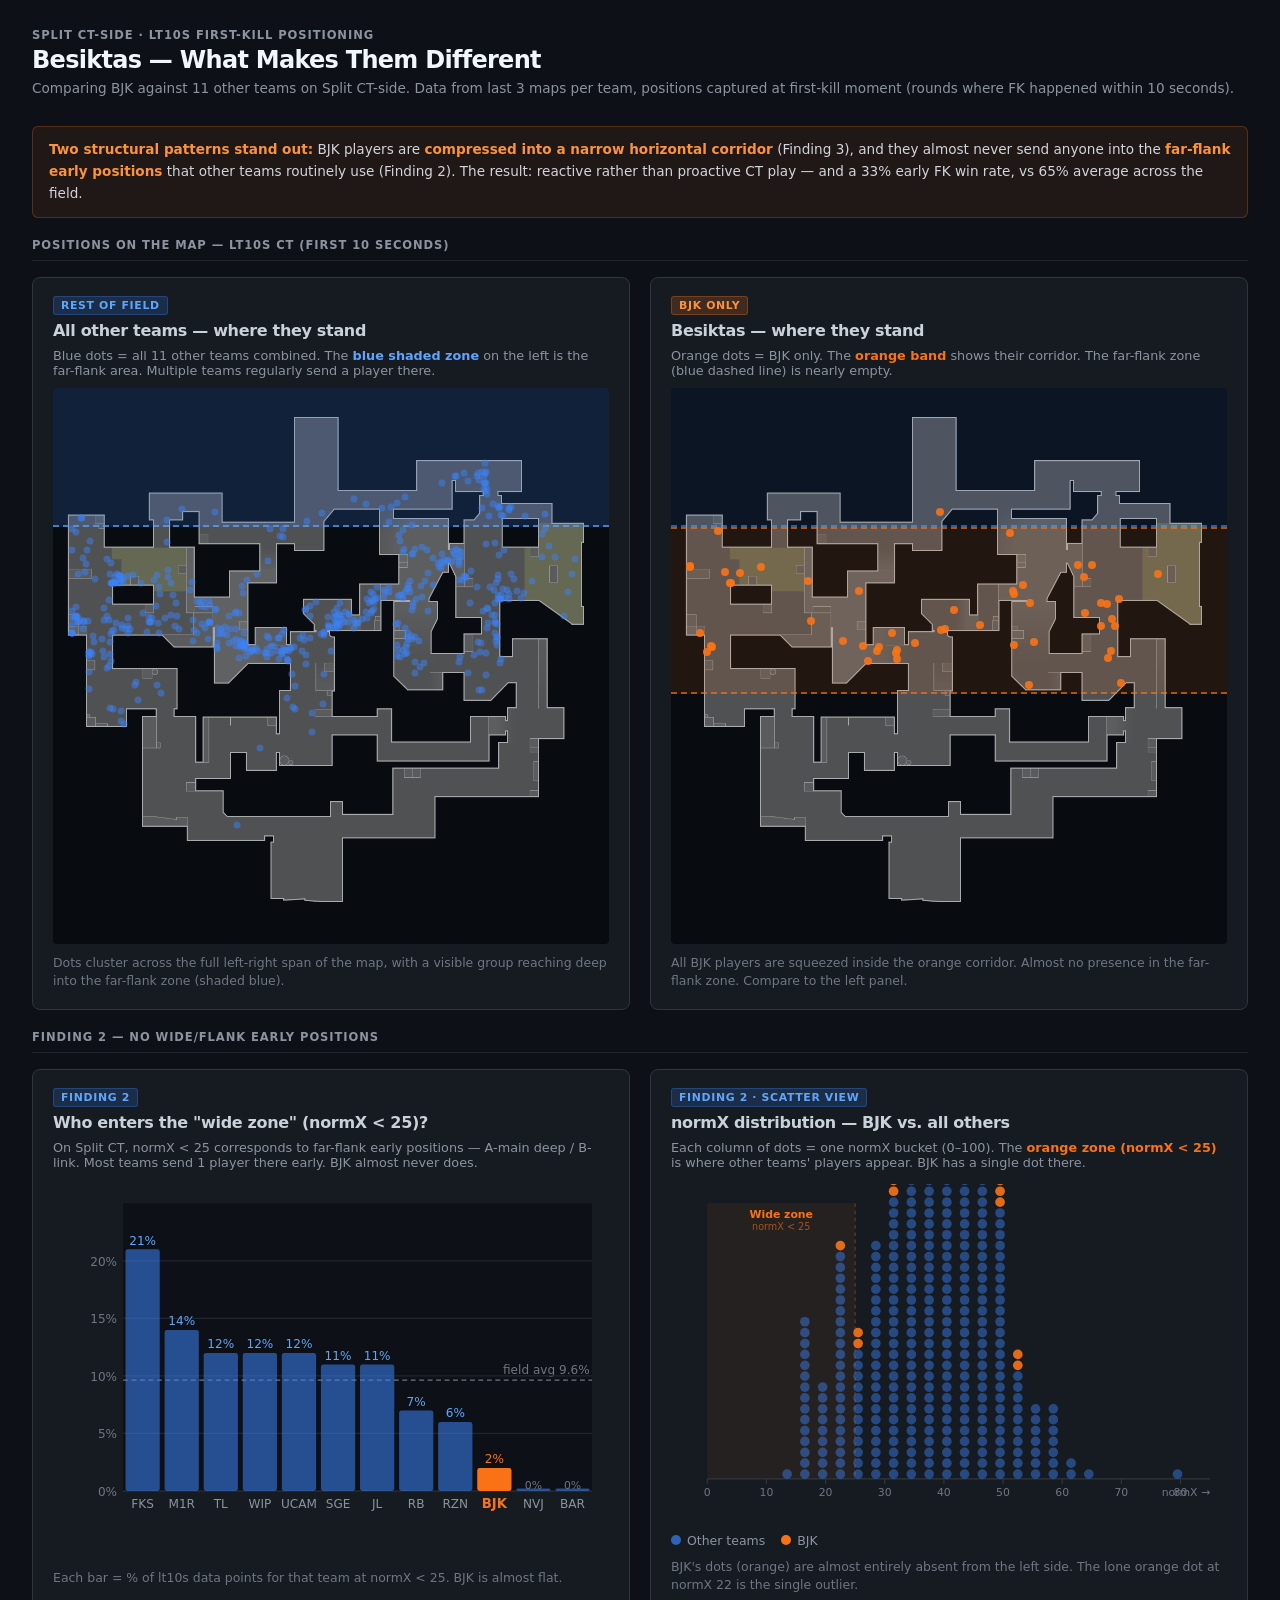
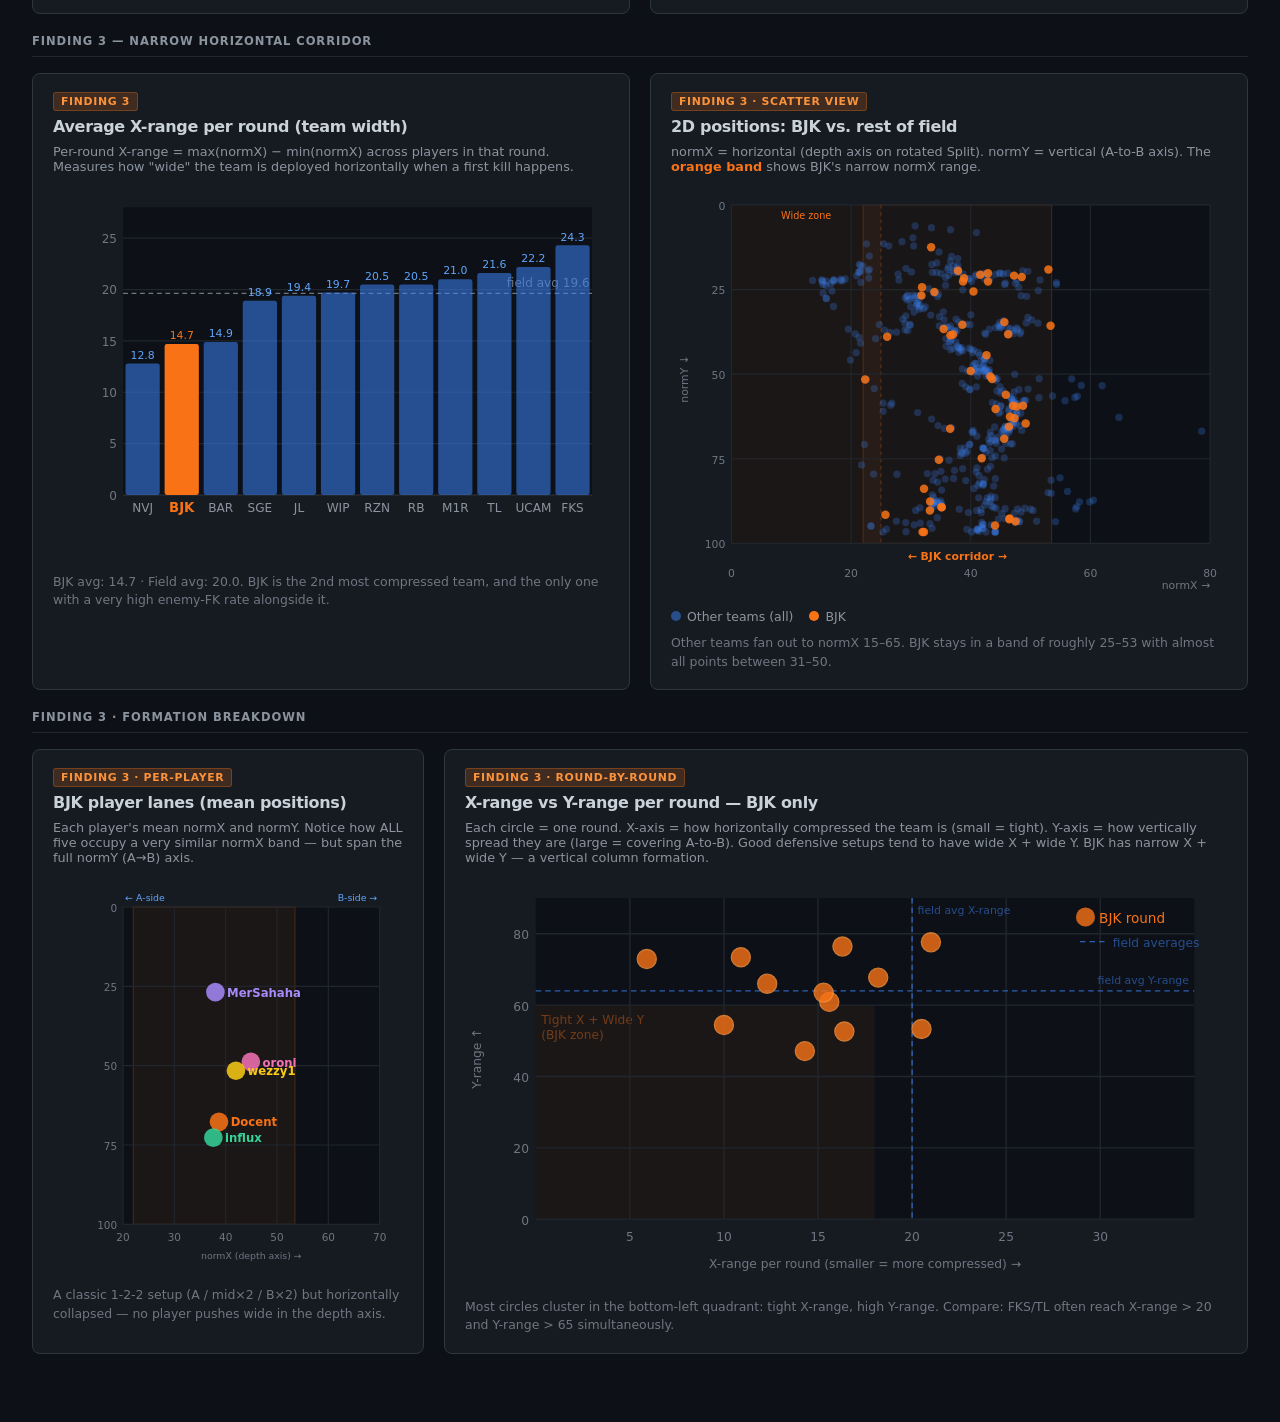
<file: bjk-split-ct-analysis.html>
<!DOCTYPE html>
<html lang="en">
<head>
<meta charset="UTF-8">
<title>BJK Split CT — Positional Analysis</title>
<style>
  *, *::before, *::after { box-sizing: border-box; margin: 0; padding: 0; }
  body {
    background: #0d1117;
    color: #e6edf3;
    font-family: "Inter", system-ui, sans-serif;
    font-size: 14px;
    padding: 28px 32px 48px;
  }
  h1 { font-size: 1.5rem; font-weight: 700; letter-spacing: -0.03em; color: #f0f6fc; }
  h2 { font-size: 1rem; font-weight: 600; letter-spacing: -0.02em; color: #c9d1d9; margin-bottom: 8px; }
  .eyebrow { font-size: 0.72rem; font-weight: 600; letter-spacing: 0.08em; text-transform: uppercase; color: #8b949e; margin-bottom: 4px; }
  .subtitle { color: #8b949e; font-size: 0.85rem; margin-top: 4px; margin-bottom: 28px; line-height: 1.5; }
  .grid-2 { display: grid; grid-template-columns: 1fr 1fr; gap: 20px; margin-bottom: 20px; }
  .grid-3 { display: grid; grid-template-columns: 1fr 1fr 1fr; gap: 20px; margin-bottom: 20px; }
  .card {
    background: #161b22;
    border: 1px solid #30363d;
    border-radius: 8px;
    padding: 18px 20px;
  }
  .card .note {
    font-size: 0.78rem;
    color: #6e7681;
    margin-top: 10px;
    line-height: 1.5;
  }
  svg text { font-family: "Inter", system-ui, sans-serif; }
  .bjk-label { fill: #f97316; font-weight: 700; }
  .legend { display: flex; gap: 16px; flex-wrap: wrap; margin-top: 10px; font-size: 0.78rem; color: #8b949e; }
  .legend-item { display: flex; align-items: center; gap: 6px; }
  .legend-dot { width: 10px; height: 10px; border-radius: 50%; flex-shrink: 0; }
  .finding-label {
    display: inline-block;
    font-size: 0.68rem;
    font-weight: 700;
    letter-spacing: 0.06em;
    text-transform: uppercase;
    padding: 2px 7px;
    border-radius: 3px;
    margin-bottom: 6px;
  }
  .f2 { background: rgba(59,130,246,0.18); color: #60a5fa; border: 1px solid rgba(59,130,246,0.3); }
  .f3 { background: rgba(249,115,22,0.18); color: #fb923c; border: 1px solid rgba(249,115,22,0.3); }
  .callout {
    background: rgba(249,115,22,0.08);
    border: 1px solid rgba(249,115,22,0.25);
    border-radius: 6px;
    padding: 12px 16px;
    margin-bottom: 20px;
    font-size: 0.85rem;
    color: #d1d5db;
    line-height: 1.6;
  }
  .callout strong { color: #fb923c; }
  .section-title {
    font-size: 0.72rem;
    font-weight: 700;
    letter-spacing: 0.08em;
    text-transform: uppercase;
    color: #8b949e;
    margin-bottom: 16px;
    padding-bottom: 8px;
    border-bottom: 1px solid #21262d;
  }
</style>
</head>
<body>

<div class="eyebrow">Split CT-Side · lt10s First-Kill Positioning</div>
<h1>Besiktas — What Makes Them Different</h1>
<p class="subtitle">Comparing BJK against 11 other teams on Split CT-side. Data from last 3 maps per team, positions captured at first-kill moment (rounds where FK happened within 10 seconds).</p>

<div class="callout">
  <strong>Two structural patterns stand out:</strong> BJK players are <strong>compressed into a narrow horizontal corridor</strong> (Finding 3), and they almost never send anyone into the <strong>far-flank early positions</strong> that other teams routinely use (Finding 2). The result: reactive rather than proactive CT play — and a 33% early FK win rate, vs 65% average across the field.
</div>

<!-- MAP OVERLAY -->
<div class="section-title">Positions on the map — lt10s CT (first 10 seconds)</div>
<div class="grid-2" style="margin-bottom:20px;">

  <div class="card">
    <span class="finding-label f2">Rest of field</span>
    <h2>All other teams — where they stand</h2>
    <p style="font-size:0.8rem;color:#8b949e;margin-bottom:10px;">Blue dots = all 11 other teams combined. The <span style="color:#60a5fa;font-weight:600;">blue shaded zone</span> on the left is the far-flank area. Multiple teams regularly send a player there.</p>
    <div style="position:relative;width:100%;aspect-ratio:1/1;overflow:hidden;background:#080c10;border-radius:4px;">
      <div id="map-inner-field" style="position:absolute;inset:0;transform:rotate(90deg);transform-origin:center center;">
        <img src="maps/Split.png" style="position:absolute;inset:0;width:100%;height:100%;object-fit:cover;opacity:0.65;">
        <div style="position:absolute;left:0;top:0;width:25%;height:100%;background:rgba(59,130,246,0.18);border-right:2px dashed rgba(96,165,250,0.7);pointer-events:none;z-index:2;"></div>
        <div id="dots-field" style="position:absolute;inset:0;z-index:3;"></div>
      </div>
    </div>
    <p class="note">Dots cluster across the full left-right span of the map, with a visible group reaching deep into the far-flank zone (shaded blue).</p>
  </div>

  <div class="card">
    <span class="finding-label f3">BJK only</span>
    <h2>Besiktas — where they stand</h2>
    <p style="font-size:0.8rem;color:#8b949e;margin-bottom:10px;">Orange dots = BJK only. The <span style="color:#f97316;font-weight:600;">orange band</span> shows their corridor. The far-flank zone (blue dashed line) is nearly empty.</p>
    <div style="position:relative;width:100%;aspect-ratio:1/1;overflow:hidden;background:#080c10;border-radius:4px;">
      <div id="map-inner-bjk" style="position:absolute;inset:0;transform:rotate(90deg);transform-origin:center center;">
        <img src="maps/Split.png" style="position:absolute;inset:0;width:100%;height:100%;object-fit:cover;opacity:0.65;">
        <div style="position:absolute;left:0;top:0;width:25%;height:100%;background:rgba(59,130,246,0.08);border-right:2px dashed rgba(96,165,250,0.5);pointer-events:none;z-index:2;"></div>
        <div style="position:absolute;left:25%;top:0;width:30%;height:100%;background:rgba(249,115,22,0.1);border-left:2px dashed rgba(249,115,22,0.65);border-right:2px dashed rgba(249,115,22,0.65);pointer-events:none;z-index:2;"></div>
        <div id="dots-bjk" style="position:absolute;inset:0;z-index:3;"></div>
      </div>
    </div>
    <p class="note">All BJK players are squeezed inside the orange corridor. Almost no presence in the far-flank zone. Compare to the left panel.</p>
  </div>

</div>

<!-- FINDING 2 -->
<div class="section-title">Finding 2 — No wide/flank early positions</div>
<div class="grid-2">

  <div class="card">
    <span class="finding-label f2">Finding 2</span>
    <h2>Who enters the "wide zone" (normX &lt; 25)?</h2>
    <p style="font-size:0.8rem;color:#8b949e;margin-bottom:14px;">On Split CT, normX &lt; 25 corresponds to far-flank early positions — A-main deep / B-link. Most teams send 1 player there early. BJK almost never does.</p>
    <svg id="bar-wide" width="100%" viewBox="0 0 460 310" style="display:block;"></svg>
    <p class="note">Each bar = % of lt10s data points for that team at normX &lt; 25. BJK is almost flat.</p>
  </div>

  <div class="card">
    <span class="finding-label f2">Finding 2 · Scatter view</span>
    <h2>normX distribution — BJK vs. all others</h2>
    <p style="font-size:0.8rem;color:#8b949e;margin-bottom:14px;">Each column of dots = one normX bucket (0–100). The <span style="color:#f97316;font-weight:600;">orange zone (normX &lt; 25)</span> is where other teams' players appear. BJK has a single dot there.</p>
    <svg id="dot-dist" width="100%" viewBox="0 0 460 280" style="display:block;"></svg>
    <div class="legend">
      <div class="legend-item"><div class="legend-dot" style="background:#3b82f6;opacity:0.7;"></div>Other teams</div>
      <div class="legend-item"><div class="legend-dot" style="background:#f97316;"></div>BJK</div>
    </div>
    <p class="note">BJK's dots (orange) are almost entirely absent from the left side. The lone orange dot at normX 22 is the single outlier.</p>
  </div>

</div>

<!-- FINDING 3 -->
<div class="section-title">Finding 3 — Narrow horizontal corridor</div>
<div class="grid-2">

  <div class="card">
    <span class="finding-label f3">Finding 3</span>
    <h2>Average X-range per round (team width)</h2>
    <p style="font-size:0.8rem;color:#8b949e;margin-bottom:14px;">Per-round X-range = max(normX) − min(normX) across players in that round. Measures how "wide" the team is deployed horizontally when a first kill happens.</p>
    <svg id="bar-xrange" width="100%" viewBox="0 0 460 310" style="display:block;"></svg>
    <p class="note">BJK avg: 14.7 · Field avg: 20.0. BJK is the 2nd most compressed team, and the only one with a very high enemy-FK rate alongside it.</p>
  </div>

  <div class="card">
    <span class="finding-label f3">Finding 3 · Scatter view</span>
    <h2>2D positions: BJK vs. rest of field</h2>
    <p style="font-size:0.8rem;color:#8b949e;margin-bottom:14px;">normX = horizontal (depth axis on rotated Split). normY = vertical (A-to-B axis). The <span style="color:#f97316;font-weight:600;">orange band</span> shows BJK's narrow normX range.</p>
    <svg id="scatter-compare" width="100%" viewBox="0 0 460 340" style="display:block;"></svg>
    <div class="legend">
      <div class="legend-item"><div class="legend-dot" style="background:#3b82f6;opacity:0.5;"></div>Other teams (all)</div>
      <div class="legend-item"><div class="legend-dot" style="background:#f97316;"></div>BJK</div>
    </div>
    <p class="note">Other teams fan out to normX 15–65. BJK stays in a band of roughly 25–53 with almost all points between 31–50.</p>
  </div>

</div>

<!-- FORMATION DIAGRAM -->
<div class="section-title">Finding 3 · Formation breakdown</div>
<div class="grid-3">

  <div class="card">
    <span class="finding-label f3">Finding 3 · Per-player</span>
    <h2>BJK player lanes (mean positions)</h2>
    <p style="font-size:0.8rem;color:#8b949e;margin-bottom:14px;">Each player's mean normX and normY. Notice how ALL five occupy a very similar normX band — but span the full normY (A→B) axis.</p>
    <svg id="player-lanes" width="100%" viewBox="0 0 300 340" style="display:block;"></svg>
    <p class="note">A classic 1-2-2 setup (A / mid×2 / B×2) but horizontally collapsed — no player pushes wide in the depth axis.</p>
  </div>

  <div class="card" style="grid-column: span 2;">
    <span class="finding-label f3">Finding 3 · Round-by-round</span>
    <h2>X-range vs Y-range per round — BJK only</h2>
    <p style="font-size:0.8rem;color:#8b949e;margin-bottom:14px;">Each circle = one round. X-axis = how horizontally compressed the team is (small = tight). Y-axis = how vertically spread they are (large = covering A-to-B). Good defensive setups tend to have wide X + wide Y. BJK has narrow X + wide Y — a vertical column formation.</p>
    <svg id="scatter-rounds" width="100%" viewBox="0 0 560 300" style="display:block;"></svg>
    <p class="note">Most circles cluster in the bottom-left quadrant: tight X-range, high Y-range. Compare: FKS/TL often reach X-range &gt; 20 and Y-range &gt; 65 simultaneously.</p>
  </div>

</div>

<script>
const RAW = {"bjk": [{"normX": 32.19, "normY": 83.88, "player": "wezzy1"}, {"normX": 42.88, "normY": 20.21, "player": "MerSahaha"}, {"normX": 48.53, "normY": 21.32, "player": "oroni"}, {"normX": 32.19, "normY": 96.63, "player": "influx"}, {"normX": 33.92, "normY": 25.75, "player": "Docent"}, {"normX": 43.57, "normY": 51.45, "player": "MerSahaha"}, {"normX": 49.18, "normY": 64.57, "player": "oroni"}, {"normX": 35.13, "normY": 89.29, "player": "influx"}, {"normX": 34.67, "normY": 75.28, "player": "Docent"}, {"normX": 38.71, "normY": 22.65, "player": "wezzy1"}, {"normX": 36.59, "normY": 38.49, "player": "oroni"}, {"normX": 22.35, "normY": 51.58, "player": "influx"}, {"normX": 47.68, "normY": 59.6, "player": "wezzy1"}, {"normX": 33.38, "normY": 12.49, "player": "MerSahaha"}, {"normX": 42.63, "normY": 44.43, "player": "influx"}, {"normX": 47.06, "normY": 59.31, "player": "Docent"}, {"normX": 38.6, "normY": 35.41, "player": "oroni"}, {"normX": 46.37, "normY": 65.51, "player": "wezzy1"}, {"normX": 38.87, "normY": 21.67, "player": "MerSahaha"}, {"normX": 35.13, "normY": 89.37, "player": "influx"}, {"normX": 53.34, "normY": 35.69, "player": "Docent"}, {"normX": 35.47, "normY": 36.65, "player": "oroni"}, {"normX": 40.45, "normY": 25.56, "player": "wezzy1"}, {"normX": 31.86, "normY": 24.32, "player": "MerSahaha"}, {"normX": 44.15, "normY": 60.3, "player": "influx"}, {"normX": 33.17, "normY": 90.32, "player": "Docent"}, {"normX": 46.52, "normY": 92.68, "player": "oroni"}, {"normX": 43.28, "normY": 50.69, "player": "wezzy1"}, {"normX": 37.02, "normY": 38.27, "player": "MerSahaha"}, {"normX": 36.55, "normY": 66.15, "player": "influx"}, {"normX": 45.59, "normY": 69.11, "player": "Docent"}, {"normX": 46.54, "normY": 62.62, "player": "oroni"}, {"normX": 31.75, "normY": 26.73, "player": "wezzy1"}, {"normX": 47.32, "normY": 63.02, "player": "influx"}, {"normX": 33.21, "normY": 87.64, "player": "Docent"}, {"normX": 46.26, "normY": 38.23, "player": "oroni"}, {"normX": 45.87, "normY": 56.09, "player": "wezzy1"}, {"normX": 39.99, "normY": 49.09, "player": "influx"}, {"normX": 26.02, "normY": 38.97, "player": "MerSahaha"}, {"normX": 25.74, "normY": 91.54, "player": "Docent"}, {"normX": 52.98, "normY": 19.06, "player": "oroni"}, {"normX": 44.06, "normY": 94.75, "player": "wezzy1"}, {"normX": 31.94, "normY": 96.64, "player": "influx"}, {"normX": 47.24, "normY": 20.89, "player": "MerSahaha"}, {"normX": 45.62, "normY": 34.63, "player": "oroni"}, {"normX": 48.74, "normY": 59.37, "player": "wezzy1"}, {"normX": 46.45, "normY": 92.86, "player": "influx"}, {"normX": 37.87, "normY": 19.47, "player": "MerSahaha"}, {"normX": 47.48, "normY": 93.52, "player": "oroni"}, {"normX": 42.88, "normY": 22.63, "player": "wezzy1"}, {"normX": 41.58, "normY": 20.64, "player": "MerSahaha"}, {"normX": 41.83, "normY": 74.84, "player": "Docent"}], "sge": [{"normX": 35.88, "normY": 41.76}, {"normX": 40.22, "normY": 67.09}, {"normX": 23.76, "normY": 79.53}, {"normX": 50.0, "normY": 89.9}, {"normX": 48.22, "normY": 38.06}, {"normX": 43.1, "normY": 49.73}, {"normX": 41.78, "normY": 74.8}, {"normX": 49.27, "normY": 34.88}, {"normX": 45.69, "normY": 92.67}, {"normX": 38.75, "normY": 20.42}, {"normX": 46.96, "normY": 70.59}, {"normX": 35.06, "normY": 20.27}, {"normX": 60.49, "normY": 87.25}, {"normX": 46.43, "normY": 65.48}, {"normX": 46.05, "normY": 66.08}, {"normX": 39.74, "normY": 21.81}, {"normX": 34.74, "normY": 35.73}, {"normX": 41.1, "normY": 96.09}, {"normX": 47.11, "normY": 38.03}, {"normX": 42.81, "normY": 78.08}, {"normX": 47.69, "normY": 61.94}, {"normX": 44.83, "normY": 34.81}, {"normX": 35.11, "normY": 89.38}, {"normX": 37.87, "normY": 19.83}, {"normX": 41.28, "normY": 43.6}, {"normX": 45.92, "normY": 68.28}, {"normX": 30.46, "normY": 12.12}, {"normX": 35.14, "normY": 89.48}, {"normX": 48.68, "normY": 19.48}, {"normX": 43.11, "normY": 70.32}, {"normX": 43.26, "normY": 67.14}, {"normX": 16.59, "normY": 23.36}, {"normX": 29.12, "normY": 93.85}, {"normX": 15.88, "normY": 27.69}, {"normX": 34.9, "normY": 75.01}, {"normX": 35.13, "normY": 84.24}, {"normX": 23.88, "normY": 54.26}, {"normX": 29.17, "normY": 96.54}, {"normX": 41.27, "normY": 95.76}, {"normX": 40.7, "normY": 46.81}, {"normX": 39.63, "normY": 21.87}, {"normX": 15.32, "normY": 26.02}, {"normX": 43.44, "normY": 88.94}, {"normX": 46.51, "normY": 66.31}, {"normX": 21.33, "normY": 39.17}, {"normX": 37.84, "normY": 15.84}, {"normX": 35.13, "normY": 89.41}, {"normX": 44.15, "normY": 20.52}, {"normX": 43.21, "normY": 45.92}, {"normX": 47.22, "normY": 64.17}, {"normX": 34.28, "normY": 19.96}, {"normX": 41.08, "normY": 96.08}, {"normX": 45.15, "normY": 72.13}, {"normX": 15.82, "normY": 23.82}, {"normX": 27.67, "normY": 79.58}, {"normX": 41.02, "normY": 48.25}, {"normX": 39.88, "normY": 54.61}, {"normX": 43.18, "normY": 21.94}, {"normX": 37.19, "normY": 19.91}, {"normX": 41.69, "normY": 89.98}, {"normX": 42.09, "normY": 94.41}, {"normX": 35.55, "normY": 33.89}, {"normX": 35.11, "normY": 88.89}, {"normX": 48.36, "normY": 61.59}, {"normX": 42.15, "normY": 46.94}], "fks": [{"normX": 43.38, "normY": 86.08}, {"normX": 41.14, "normY": 50.56}, {"normX": 48.35, "normY": 37.54}, {"normX": 41.4, "normY": 96.43}, {"normX": 61.96, "normY": 53.42}, {"normX": 21.55, "normY": 19.77}, {"normX": 44.41, "normY": 51.34}, {"normX": 53.44, "normY": 85.21}, {"normX": 45.59, "normY": 74.76}, {"normX": 41.02, "normY": 68.32}, {"normX": 37.18, "normY": 19.42}, {"normX": 33.97, "normY": 25.75}, {"normX": 33.77, "normY": 86.43}, {"normX": 50.41, "normY": 90.26}, {"normX": 43.0, "normY": 50.39}, {"normX": 19.01, "normY": 21.87}, {"normX": 46.17, "normY": 38.21}, {"normX": 41.45, "normY": 82.11}, {"normX": 47.34, "normY": 63.06}, {"normX": 15.32, "normY": 23.48}, {"normX": 48.4, "normY": 90.75}, {"normX": 52.91, "normY": 85.0}, {"normX": 43.24, "normY": 72.58}, {"normX": 37.83, "normY": 41.76}, {"normX": 15.88, "normY": 22.52}, {"normX": 21.74, "normY": 76.82}, {"normX": 24.09, "normY": 39.54}, {"normX": 33.46, "normY": 63.28}], "tl": [{"normX": 40.39, "normY": 67.25}, {"normX": 29.17, "normY": 18.82}, {"normX": 48.42, "normY": 26.83}, {"normX": 51.3, "normY": 25.31}, {"normX": 43.6, "normY": 58.39}, {"normX": 34.02, "normY": 79.4}, {"normX": 18.23, "normY": 21.9}, {"normX": 47.3, "normY": 58.85}, {"normX": 24.71, "normY": 35.35}, {"normX": 40.49, "normY": 42.88}, {"normX": 41.79, "normY": 95.08}, {"normX": 40.89, "normY": 78.85}, {"normX": 30.95, "normY": 29.7}, {"normX": 42.47, "normY": 48.95}, {"normX": 47.38, "normY": 59.65}, {"normX": 19.54, "normY": 36.71}, {"normX": 40.12, "normY": 96.64}, {"normX": 22.56, "normY": 51.64}, {"normX": 38.95, "normY": 71.82}, {"normX": 38.64, "normY": 77.95}, {"normX": 20.92, "normY": 20.93}, {"normX": 46.96, "normY": 61.53}, {"normX": 31.39, "normY": 30.82}, {"normX": 38.57, "normY": 52.75}, {"normX": 22.25, "normY": 70.79}, {"normX": 78.6, "normY": 66.86}, {"normX": 42.04, "normY": 47.68}, {"normX": 23.05, "normY": 15.1}, {"normX": 30.34, "normY": 9.71}, {"normX": 40.3, "normY": 43.67}, {"normX": 38.36, "normY": 42.87}, {"normX": 45.49, "normY": 66.44}, {"normX": 35.13, "normY": 88.76}, {"normX": 46.67, "normY": 70.59}, {"normX": 27.86, "normY": 20.48}, {"normX": 46.12, "normY": 36.29}, {"normX": 47.54, "normY": 64.57}, {"normX": 33.64, "normY": 88.21}, {"normX": 28.5, "normY": 10.85}, {"normX": 44.66, "normY": 35.62}, {"normX": 33.75, "normY": 87.85}, {"normX": 44.11, "normY": 96.64}, {"normX": 47.69, "normY": 60.76}, {"normX": 33.5, "normY": 17.58}, {"normX": 40.02, "normY": 32.48}, {"normX": 35.13, "normY": 88.2}, {"normX": 39.89, "normY": 35.38}, {"normX": 44.91, "normY": 61.18}, {"normX": 34.69, "normY": 13.9}, {"normX": 38.05, "normY": 42.37}, {"normX": 34.47, "normY": 88.01}, {"normX": 39.18, "normY": 53.74}, {"normX": 44.28, "normY": 58.78}, {"normX": 36.82, "normY": 65.79}, {"normX": 42.24, "normY": 21.71}, {"normX": 48.18, "normY": 93.59}, {"normX": 45.87, "normY": 70.44}], "rzn": [{"normX": 42.08, "normY": 71.86}, {"normX": 38.73, "normY": 35.26}, {"normX": 42.04, "normY": 95.55}, {"normX": 34.32, "normY": 17.15}, {"normX": 29.46, "normY": 37.13}, {"normX": 41.38, "normY": 79.92}, {"normX": 42.3, "normY": 45.14}, {"normX": 35.8, "normY": 21.46}, {"normX": 46.36, "normY": 60.87}, {"normX": 57.52, "normY": 89.82}, {"normX": 46.41, "normY": 65.71}, {"normX": 47.47, "normY": 93.6}, {"normX": 17.13, "normY": 22.29}, {"normX": 29.37, "normY": 28.1}, {"normX": 44.11, "normY": 80.9}, {"normX": 43.09, "normY": 48.71}, {"normX": 30.8, "normY": 26.9}, {"normX": 35.02, "normY": 78.7}, {"normX": 57.71, "normY": 89.22}, {"normX": 45.8, "normY": 65.41}, {"normX": 47.3, "normY": 91.08}, {"normX": 43.11, "normY": 36.68}, {"normX": 45.51, "normY": 67.68}, {"normX": 27.6, "normY": 37.58}, {"normX": 29.15, "normY": 32.79}, {"normX": 35.83, "normY": 39.51}, {"normX": 40.76, "normY": 48.73}, {"normX": 45.65, "normY": 23.51}, {"normX": 31.23, "normY": 26.91}, {"normX": 47.04, "normY": 63.81}, {"normX": 47.9, "normY": 93.05}, {"normX": 41.49, "normY": 44.43}, {"normX": 44.99, "normY": 59.59}, {"normX": 17.05, "normY": 22.52}, {"normX": 37.29, "normY": 37.19}, {"normX": 47.57, "normY": 93.24}, {"normX": 40.05, "normY": 42.66}, {"normX": 44.9, "normY": 53.69}, {"normX": 36.65, "normY": 42.77}, {"normX": 36.64, "normY": 40.23}, {"normX": 54.16, "normY": 93.6}, {"normX": 43.94, "normY": 51.23}, {"normX": 54.91, "normY": 80.64}, {"normX": 29.0, "normY": 34.93}, {"normX": 43.57, "normY": 74.67}, {"normX": 53.43, "normY": 81.32}, {"normX": 22.86, "normY": 19.47}, {"normX": 47.82, "normY": 89.79}, {"normX": 29.04, "normY": 36.92}, {"normX": 42.32, "normY": 88.68}], "wip": [{"normX": 41.33, "normY": 86.53}, {"normX": 42.75, "normY": 86.54}, {"normX": 44.05, "normY": 69.41}, {"normX": 42.5, "normY": 38.23}, {"normX": 41.86, "normY": 93.77}, {"normX": 42.08, "normY": 71.86}, {"normX": 36.16, "normY": 19.0}, {"normX": 45.37, "normY": 54.91}, {"normX": 21.55, "normY": 17.9}, {"normX": 31.58, "normY": 94.05}, {"normX": 34.11, "normY": 87.42}, {"normX": 40.79, "normY": 21.01}, {"normX": 48.53, "normY": 66.63}, {"normX": 42.22, "normY": 72.02}, {"normX": 39.6, "normY": 90.9}, {"normX": 37.76, "normY": 18.65}, {"normX": 49.04, "normY": 89.6}, {"normX": 44.85, "normY": 36.29}, {"normX": 34.45, "normY": 81.89}, {"normX": 46.54, "normY": 56.61}, {"normX": 38.6, "normY": 48.47}, {"normX": 18.58, "normY": 22.35}, {"normX": 35.09, "normY": 89.32}, {"normX": 45.02, "normY": 55.56}, {"normX": 21.37, "normY": 17.54}, {"normX": 41.99, "normY": 94.4}, {"normX": 32.4, "normY": 30.16}, {"normX": 44.21, "normY": 51.84}, {"normX": 43.34, "normY": 86.84}, {"normX": 35.61, "normY": 66.03}, {"normX": 36.62, "normY": 35.76}, {"normX": 56.86, "normY": 51.39}, {"normX": 25.43, "normY": 11.49}, {"normX": 57.81, "normY": 56.51}, {"normX": 58.48, "normY": 53.34}, {"normX": 42.01, "normY": 71.83}, {"normX": 26.61, "normY": 59.17}, {"normX": 35.78, "normY": 23.72}, {"normX": 20.67, "normY": 38.09}, {"normX": 13.57, "normY": 22.32}], "ucam": [{"normX": 44.11, "normY": 96.64}, {"normX": 41.79, "normY": 45.81}, {"normX": 25.59, "normY": 36.98}, {"normX": 38.25, "normY": 71.9}, {"normX": 37.13, "normY": 80.82}, {"normX": 37.87, "normY": 19.58}, {"normX": 19.89, "normY": 45.85}, {"normX": 43.0, "normY": 69.11}, {"normX": 30.8, "normY": 90.28}, {"normX": 38.03, "normY": 34.63}, {"normX": 21.58, "normY": 40.84}, {"normX": 44.26, "normY": 70.41}, {"normX": 51.23, "normY": 34.96}, {"normX": 33.95, "normY": 88.91}, {"normX": 31.51, "normY": 29.63}, {"normX": 26.3, "normY": 12.1}, {"normX": 44.2, "normY": 69.71}, {"normX": 35.89, "normY": 35.94}, {"normX": 59.88, "normY": 87.78}, {"normX": 33.57, "normY": 19.92}, {"normX": 46.35, "normY": 65.84}, {"normX": 48.73, "normY": 57.97}, {"normX": 33.82, "normY": 87.91}, {"normX": 36.3, "normY": 18.4}, {"normX": 33.8, "normY": 26.03}, {"normX": 47.02, "normY": 65.44}, {"normX": 40.37, "normY": 49.45}, {"normX": 21.25, "normY": 19.95}, {"normX": 45.14, "normY": 35.52}, {"normX": 43.78, "normY": 89.31}, {"normX": 47.56, "normY": 93.6}, {"normX": 45.48, "normY": 66.22}, {"normX": 44.11, "normY": 96.64}, {"normX": 16.79, "normY": 25.41}, {"normX": 26.81, "normY": 58.6}, {"normX": 44.38, "normY": 54.95}, {"normX": 43.99, "normY": 96.64}, {"normX": 20.84, "normY": 43.67}, {"normX": 39.17, "normY": 81.43}, {"normX": 15.81, "normY": 27.56}, {"normX": 39.18, "normY": 73.34}, {"normX": 34.96, "normY": 87.46}, {"normX": 35.41, "normY": 31.58}, {"normX": 36.72, "normY": 36.73}, {"normX": 42.04, "normY": 95.58}, {"normX": 37.08, "normY": 42.36}, {"normX": 33.47, "normY": 88.41}, {"normX": 17.06, "normY": 29.99}, {"normX": 46.79, "normY": 57.15}, {"normX": 36.59, "normY": 16.6}, {"normX": 49.0, "normY": 57.78}, {"normX": 29.3, "normY": 26.99}, {"normX": 45.06, "normY": 36.17}, {"normX": 41.21, "normY": 82.82}, {"normX": 46.08, "normY": 65.7}, {"normX": 39.49, "normY": 49.0}], "nvj": [{"normX": 48.05, "normY": 54.54}, {"normX": 40.57, "normY": 48.56}, {"normX": 49.54, "normY": 33.21}, {"normX": 36.37, "normY": 75.44}, {"normX": 47.47, "normY": 23.15}, {"normX": 46.38, "normY": 60.27}, {"normX": 43.04, "normY": 50.41}, {"normX": 29.46, "normY": 26.65}, {"normX": 37.88, "normY": 19.95}, {"normX": 33.18, "normY": 94.16}, {"normX": 41.0, "normY": 49.08}, {"normX": 37.97, "normY": 42.08}, {"normX": 45.43, "normY": 20.39}, {"normX": 29.85, "normY": 27.93}, {"normX": 37.5, "normY": 40.46}, {"normX": 45.05, "normY": 59.3}, {"normX": 42.07, "normY": 82.54}, {"normX": 45.16, "normY": 67.02}, {"normX": 40.87, "normY": 20.56}, {"normX": 40.99, "normY": 90.26}, {"normX": 41.58, "normY": 47.97}, {"normX": 42.55, "normY": 96.64}, {"normX": 48.78, "normY": 59.34}, {"normX": 42.56, "normY": 87.58}, {"normX": 42.15, "normY": 48.64}, {"normX": 30.31, "normY": 26.69}, {"normX": 48.19, "normY": 65.21}, {"normX": 40.12, "normY": 22.59}, {"normX": 41.05, "normY": 95.75}, {"normX": 41.35, "normY": 49.38}, {"normX": 37.41, "normY": 37.93}, {"normX": 43.84, "normY": 83.06}, {"normX": 47.73, "normY": 58.8}, {"normX": 43.22, "normY": 87.6}, {"normX": 42.47, "normY": 20.21}, {"normX": 54.34, "normY": 23.45}, {"normX": 47.19, "normY": 58.29}, {"normX": 42.25, "normY": 81.16}, {"normX": 40.35, "normY": 47.52}, {"normX": 29.92, "normY": 30.02}, {"normX": 40.96, "normY": 53.74}, {"normX": 44.42, "normY": 68.68}, {"normX": 44.2, "normY": 89.61}, {"normX": 32.12, "normY": 30.66}, {"normX": 46.77, "normY": 63.53}, {"normX": 39.83, "normY": 54.45}, {"normX": 47.73, "normY": 22.16}, {"normX": 45.19, "normY": 91.11}, {"normX": 45.74, "normY": 89.75}, {"normX": 34.54, "normY": 65.19}, {"normX": 36.4, "normY": 40.48}, {"normX": 33.43, "normY": 6.73}, {"normX": 43.3, "normY": 77.25}, {"normX": 30.94, "normY": 29.0}], "rb": [{"normX": 49.18, "normY": 57.75}, {"normX": 37.87, "normY": 17.9}, {"normX": 25.36, "normY": 60.97}, {"normX": 26.51, "normY": 37.68}, {"normX": 64.76, "normY": 62.78}, {"normX": 21.94, "normY": 18.06}, {"normX": 42.52, "normY": 73.26}, {"normX": 57.4, "normY": 56.89}, {"normX": 25.89, "normY": 95.83}, {"normX": 39.38, "normY": 72.75}, {"normX": 30.08, "normY": 19.81}, {"normX": 31.5, "normY": 89.49}, {"normX": 43.43, "normY": 94.57}, {"normX": 31.35, "normY": 28.15}, {"normX": 37.12, "normY": 17.92}, {"normX": 35.73, "normY": 80.99}, {"normX": 33.42, "normY": 89.8}, {"normX": 39.26, "normY": 35.25}, {"normX": 29.81, "normY": 35.31}, {"normX": 51.01, "normY": 93.44}, {"normX": 51.4, "normY": 56.95}, {"normX": 38.56, "normY": 73.54}, {"normX": 38.46, "normY": 42.2}, {"normX": 46.14, "normY": 20.17}, {"normX": 34.49, "normY": 87.77}, {"normX": 47.25, "normY": 57.54}, {"normX": 46.9, "normY": 58.62}, {"normX": 47.13, "normY": 37.07}, {"normX": 17.08, "normY": 22.08}], "bar": [{"normX": 44.91, "normY": 20.17}, {"normX": 41.03, "normY": 77.67}, {"normX": 27.58, "normY": 93.42}, {"normX": 30.5, "normY": 31.65}, {"normX": 38.23, "normY": 74.02}, {"normX": 50.21, "normY": 34.0}, {"normX": 30.54, "normY": 94.52}, {"normX": 42.34, "normY": 37.86}, {"normX": 37.87, "normY": 19.39}, {"normX": 46.4, "normY": 67.11}, {"normX": 45.46, "normY": 34.22}, {"normX": 46.74, "normY": 65.19}, {"normX": 42.93, "normY": 49.2}, {"normX": 31.81, "normY": 26.94}, {"normX": 45.78, "normY": 23.11}, {"normX": 44.03, "normY": 51.18}, {"normX": 35.13, "normY": 89.38}, {"normX": 28.64, "normY": 33.72}, {"normX": 28.0, "normY": 22.18}, {"normX": 44.68, "normY": 61.53}, {"normX": 48.03, "normY": 93.6}, {"normX": 42.54, "normY": 48.42}, {"normX": 36.29, "normY": 20.77}, {"normX": 44.8, "normY": 20.17}, {"normX": 39.84, "normY": 70.8}, {"normX": 42.57, "normY": 50.49}, {"normX": 34.6, "normY": 26.34}, {"normX": 51.58, "normY": 22.15}, {"normX": 31.12, "normY": 61.34}, {"normX": 34.94, "normY": 88.84}, {"normX": 42.18, "normY": 48.99}, {"normX": 31.11, "normY": 29.03}], "m1r": [{"normX": 23.05, "normY": 19.01}, {"normX": 39.35, "normY": 95.86}, {"normX": 30.44, "normY": 27.48}, {"normX": 42.0, "normY": 49.2}, {"normX": 23.32, "normY": 94.97}, {"normX": 47.24, "normY": 55.26}, {"normX": 54.31, "normY": 22.93}, {"normX": 56.17, "normY": 84.67}, {"normX": 51.43, "normY": 51.33}, {"normX": 48.02, "normY": 24.31}, {"normX": 47.88, "normY": 58.85}, {"normX": 36.79, "normY": 15.2}, {"normX": 45.76, "normY": 65.61}, {"normX": 23.32, "normY": 94.77}, {"normX": 47.64, "normY": 36.34}, {"normX": 58.18, "normY": 87.71}, {"normX": 40.84, "normY": 46.79}, {"normX": 32.95, "normY": 24.76}, {"normX": 38.32, "normY": 73.06}, {"normX": 47.61, "normY": 61.76}, {"normX": 15.18, "normY": 22.76}, {"normX": 44.63, "normY": 92.82}, {"normX": 36.62, "normY": 7.31}, {"normX": 39.8, "normY": 70.69}, {"normX": 31.33, "normY": 30.13}, {"normX": 29.04, "normY": 27.43}, {"normX": 37.28, "normY": 78.43}, {"normX": 30.7, "normY": 6.18}, {"normX": 44.12, "normY": 74.17}, {"normX": 35.47, "normY": 36.12}, {"normX": 36.75, "normY": 39.62}, {"normX": 49.34, "normY": 26.99}, {"normX": 46.85, "normY": 57.42}, {"normX": 38.03, "normY": 43.55}, {"normX": 40.94, "normY": 8.18}, {"normX": 33.58, "normY": 85.67}, {"normX": 22.58, "normY": 11.48}, {"normX": 40.53, "normY": 83.76}, {"normX": 42.24, "normY": 45.7}, {"normX": 21.37, "normY": 19.64}, {"normX": 38.07, "normY": 89.9}, {"normX": 33.97, "normY": 25.75}], "jl": [{"normX": 43.35, "normY": 68.17}, {"normX": 33.54, "normY": 95.51}, {"normX": 34.42, "normY": 92.42}, {"normX": 22.95, "normY": 21.63}, {"normX": 36.19, "normY": 36.25}, {"normX": 39.74, "normY": 42.33}, {"normX": 32.74, "normY": 79.39}, {"normX": 42.07, "normY": 82.8}, {"normX": 15.24, "normY": 22.29}, {"normX": 47.07, "normY": 58.17}, {"normX": 44.06, "normY": 86.45}, {"normX": 47.15, "normY": 64.18}, {"normX": 41.88, "normY": 20.42}, {"normX": 46.65, "normY": 36.55}, {"normX": 42.13, "normY": 82.35}, {"normX": 43.99, "normY": 65.61}, {"normX": 29.88, "normY": 35.52}, {"normX": 42.21, "normY": 20.42}, {"normX": 49.54, "normY": 19.6}, {"normX": 38.67, "normY": 25.07}, {"normX": 42.35, "normY": 45.38}, {"normX": 25.36, "normY": 58.6}, {"normX": 21.63, "normY": 22.9}, {"normX": 41.77, "normY": 90.9}, {"normX": 53.66, "normY": 56.46}, {"normX": 49.58, "normY": 54.42}, {"normX": 55.75, "normY": 57.84}, {"normX": 18.22, "normY": 22.44}, {"normX": 47.36, "normY": 50.07}, {"normX": 33.71, "normY": 81.33}, {"normX": 46.35, "normY": 66.41}, {"normX": 44.15, "normY": 36.23}, {"normX": 37.54, "normY": 33.71}, {"normX": 47.82, "normY": 36.78}, {"normX": 38.67, "normY": 43.12}, {"normX": 43.39, "normY": 69.76}, {"normX": 34.45, "normY": 27.03}, {"normX": 37.27, "normY": 37.5}, {"normX": 34.77, "normY": 33.01}, {"normX": 40.41, "normY": 66.63}, {"normX": 25.3, "normY": 96.64}, {"normX": 37.73, "normY": 36.97}, {"normX": 15.06, "normY": 22.12}, {"normX": 33.31, "normY": 32.56}]};

const BJK_PLAYERS = {
  Docent:     { meanX: 38.7, meanY: 67.7 },
  MerSahaha:  { meanX: 38.0, meanY: 26.8 },
  influx:     { meanX: 37.6, meanY: 72.7 },
  oroni:      { meanX: 44.9, meanY: 48.8 },
  wezzy1:     { meanX: 42.0, meanY: 51.6 }
};

const BJK_ROUNDS = [
  { xr: 15.6, yr: 60.9 }, { xr: 20.5, yr: 53.3 }, { xr: 21.0, yr: 77.6 },
  { xr: 10.9, yr: 73.4 }, { xr:  5.9, yr: 72.9 }, { xr: 14.3, yr: 47.1 },
  { xr: 18.2, yr: 67.7 }, { xr: 12.3, yr: 66.0 }, { xr: 10.0, yr: 54.4 },
  { xr: 16.3, yr: 76.4 }, { xr: 15.3, yr: 63.5 }, { xr: 16.4, yr: 52.6 }
];

const TEAM_STATS = [
  { team: 'bjk',  avgXr: 14.7, widePct: 2,  fkPct: 33 },
  { team: 'sge',  avgXr: 18.9, widePct: 11, fkPct: 64 },
  { team: 'fks',  avgXr: 24.3, widePct: 21, fkPct: 67 },
  { team: 'tl',   avgXr: 21.6, widePct: 12, fkPct: 75 },
  { team: 'rzn',  avgXr: 20.5, widePct: 6,  fkPct: 55 },
  { team: 'wip',  avgXr: 19.7, widePct: 12, fkPct: 44 },
  { team: 'ucam', avgXr: 22.2, widePct: 12, fkPct: 67 },
  { team: 'nvj',  avgXr: 12.8, widePct: 0,  fkPct: 50 },
  { team: 'rb',   avgXr: 20.5, widePct: 7,  fkPct: 83 },
  { team: 'bar',  avgXr: 14.9, widePct: 0,  fkPct: 57 },
  { team: 'm1r',  avgXr: 21.0, widePct: 14, fkPct: 67 },
  { team: 'jl',   avgXr: 19.4, widePct: 11, fkPct: 89 }
];

function svgEl(tag, attrs = {}) {
  const el = document.createElementNS('http://www.w3.org/2000/svg', tag);
  for (const [k, v] of Object.entries(attrs)) el.setAttribute(k, v);
  return el;
}
function txt(content, attrs = {}) {
  const el = svgEl('text', attrs);
  el.textContent = content;
  return el;
}

// ── Chart 1: wide-zone bar chart ─────────────────────────────────────────────
(function() {
  const svg = document.getElementById('bar-wide');
  const W = 460, H = 310, L = 58, R = 14, T = 16, B = 56;
  const cW = W - L - R, cH = H - T - B;
  const sorted = [...TEAM_STATS].sort((a, b) => b.widePct - a.widePct);
  const barW = cW / sorted.length - 4;
  const maxV = 25;

  svg.appendChild(svgEl('rect', { x: L, y: T, width: cW, height: cH, fill: '#0d1117' }));

  // x-axis line
  svg.appendChild(svgEl('line', { x1: L, y1: T + cH, x2: L + cW, y2: T + cH, stroke: '#30363d', 'stroke-width': 1 }));
  // field avg line
  const fieldAvg = TEAM_STATS.filter(d => d.team !== 'bjk').reduce((s, d) => s + d.widePct, 0) / 11;
  const avgY = T + cH - (fieldAvg / maxV) * cH;
  svg.appendChild(svgEl('line', { x1: L, y1: avgY, x2: L + cW, y2: avgY, stroke: '#6e7681', 'stroke-width': 1, 'stroke-dasharray': '4 3' }));
  const avgLbl = txt(`field avg ${fieldAvg.toFixed(1)}%`, { x: L + cW - 2, y: avgY - 5, 'text-anchor': 'end', fill: '#6e7681', 'font-size': 10 });
  svg.appendChild(avgLbl);

  // gridlines
  for (let v = 5; v <= 20; v += 5) {
    const gy = T + cH - (v / maxV) * cH;
    svg.appendChild(svgEl('line', { x1: L, y1: gy, x2: L + cW, y2: gy, stroke: '#21262d', 'stroke-width': 1 }));
    svg.appendChild(txt(`${v}%`, { x: L - 5, y: gy + 4, 'text-anchor': 'end', fill: '#6e7681', 'font-size': 10 }));
  }
  svg.appendChild(txt('0%', { x: L - 5, y: T + cH + 4, 'text-anchor': 'end', fill: '#6e7681', 'font-size': 10 }));

  sorted.forEach((d, i) => {
    const isBjk = d.team === 'bjk';
    const bx = L + i * (barW + 4) + 2;
    const bh = Math.max(2, (d.widePct / maxV) * cH);
    const by = T + cH - bh;
    svg.appendChild(svgEl('rect', { x: bx, y: by, width: barW, height: bh,
      fill: isBjk ? '#f97316' : '#3b82f6', opacity: isBjk ? 1 : 0.55, rx: 2 }));

    const labelEl = txt(d.team.toUpperCase(), {
      x: bx + barW / 2, y: T + cH + 14,
      'text-anchor': 'middle', fill: isBjk ? '#f97316' : '#8b949e',
      'font-size': isBjk ? 11 : 10, 'font-weight': isBjk ? 700 : 400
    });
    svg.appendChild(labelEl);

    if (d.widePct > 0) {
      svg.appendChild(txt(`${d.widePct}%`, {
        x: bx + barW / 2, y: by - 4,
        'text-anchor': 'middle', fill: isBjk ? '#f97316' : '#60a5fa', 'font-size': 10
      }));
    } else {
      svg.appendChild(txt('0%', {
        x: bx + barW / 2, y: T + cH - 2,
        'text-anchor': 'middle', fill: isBjk ? '#f9731688' : '#6e7681', 'font-size': 9
      }));
    }
  });
  svg.setAttribute('viewBox', `0 0 ${W} ${H}`);
})();

// ── Chart 2: dot distribution ────────────────────────────────────────────────
(function() {
  const svg = document.getElementById('dot-dist');
  const W = 460, H = 280, L = 30, R = 14, T = 16, B = 36;
  const cW = W - L - R, cH = H - T - B;

  // background shade for wide zone (normX 0–25)
  const zoneX = L + (0 / 85) * cW;
  const zoneW = (25 / 85) * cW;
  svg.appendChild(svgEl('rect', { x: zoneX, y: T, width: zoneW, height: cH, fill: 'rgba(249,115,22,0.07)' }));
  svg.appendChild(svgEl('line', { x1: zoneX + zoneW, y1: T, x2: zoneX + zoneW, y2: T + cH, stroke: '#f9731655', 'stroke-width': 1, 'stroke-dasharray': '3 3' }));
  svg.appendChild(txt('Wide zone', { x: zoneX + zoneW / 2, y: T + 12, 'text-anchor': 'middle', fill: '#f97316', 'font-size': 9, 'font-weight': 600 }));
  svg.appendChild(txt('normX < 25', { x: zoneX + zoneW / 2, y: T + 22, 'text-anchor': 'middle', fill: '#f9731699', 'font-size': 8 }));

  // x-axis
  svg.appendChild(svgEl('line', { x1: L, y1: T + cH, x2: L + cW, y2: T + cH, stroke: '#30363d', 'stroke-width': 1 }));
  for (let v = 0; v <= 80; v += 10) {
    const gx = L + (v / 85) * cW;
    svg.appendChild(svgEl('line', { x1: gx, y1: T + cH, x2: gx, y2: T + cH + 4, stroke: '#30363d', 'stroke-width': 1 }));
    svg.appendChild(txt(v.toString(), { x: gx, y: T + cH + 14, 'text-anchor': 'middle', fill: '#6e7681', 'font-size': 9 }));
  }
  svg.appendChild(txt('normX →', { x: L + cW, y: T + cH + 14, 'text-anchor': 'end', fill: '#6e7681', 'font-size': 9 }));

  // buckets: count per 3-unit wide bucket, stacked dots
  const BUCKET = 3;
  const othersCount = {}, bjkCount = {};
  for (const [team, pts] of Object.entries(RAW)) {
    for (const p of pts) {
      const b = Math.floor(p.normX / BUCKET) * BUCKET;
      if (team === 'bjk') bjkCount[b] = (bjkCount[b] || 0) + 1;
      else othersCount[b] = (othersCount[b] || 0) + 1;
    }
  }

  const allBuckets = new Set([...Object.keys(othersCount), ...Object.keys(bjkCount)].map(Number));
  const DOT_R = 4, DOT_GAP = 1;
  for (const b of allBuckets) {
    const cx = L + ((b + BUCKET / 2) / 85) * cW;
    let stackY = T + cH - 4;
    for (let i = 0; i < (othersCount[b] || 0); i++) {
      svg.appendChild(svgEl('circle', { cx, cy: stackY, r: DOT_R, fill: '#3b82f6', opacity: 0.45 }));
      stackY -= (DOT_R * 2 + DOT_GAP);
    }
    for (let i = 0; i < (bjkCount[b] || 0); i++) {
      svg.appendChild(svgEl('circle', { cx, cy: stackY, r: DOT_R, fill: '#f97316', opacity: 0.9 }));
      stackY -= (DOT_R * 2 + DOT_GAP);
    }
  }
  svg.setAttribute('viewBox', `0 0 ${W} ${H}`);
})();

// ── Chart 3: x-range bar chart ───────────────────────────────────────────────
(function() {
  const svg = document.getElementById('bar-xrange');
  const W = 460, H = 310, L = 58, R = 14, T = 16, B = 56;
  const cW = W - L - R, cH = H - T - B;
  const sorted = [...TEAM_STATS].sort((a, b) => a.avgXr - b.avgXr);
  const barW = cW / sorted.length - 4;
  const maxV = 28;

  svg.appendChild(svgEl('rect', { x: L, y: T, width: cW, height: cH, fill: '#0d1117' }));
  svg.appendChild(svgEl('line', { x1: L, y1: T + cH, x2: L + cW, y2: T + cH, stroke: '#30363d', 'stroke-width': 1 }));

  const fieldAvg = TEAM_STATS.filter(d => d.team !== 'bjk').reduce((s, d) => s + d.avgXr, 0) / 11;
  const avgY = T + cH - (fieldAvg / maxV) * cH;
  svg.appendChild(svgEl('line', { x1: L, y1: avgY, x2: L + cW, y2: avgY, stroke: '#6e7681', 'stroke-width': 1, 'stroke-dasharray': '4 3' }));
  svg.appendChild(txt(`field avg ${fieldAvg.toFixed(1)}`, { x: L + cW - 2, y: avgY - 5, 'text-anchor': 'end', fill: '#6e7681', 'font-size': 10 }));

  for (let v = 5; v <= 25; v += 5) {
    const gy = T + cH - (v / maxV) * cH;
    svg.appendChild(svgEl('line', { x1: L, y1: gy, x2: L + cW, y2: gy, stroke: '#21262d', 'stroke-width': 1 }));
    svg.appendChild(txt(v.toString(), { x: L - 5, y: gy + 4, 'text-anchor': 'end', fill: '#6e7681', 'font-size': 10 }));
  }
  svg.appendChild(txt('0', { x: L - 5, y: T + cH + 4, 'text-anchor': 'end', fill: '#6e7681', 'font-size': 10 }));

  sorted.forEach((d, i) => {
    const isBjk = d.team === 'bjk';
    const bx = L + i * (barW + 4) + 2;
    const bh = Math.max(2, (d.avgXr / maxV) * cH);
    const by = T + cH - bh;
    svg.appendChild(svgEl('rect', { x: bx, y: by, width: barW, height: bh,
      fill: isBjk ? '#f97316' : '#3b82f6', opacity: isBjk ? 1 : 0.55, rx: 2 }));
    svg.appendChild(txt(d.team.toUpperCase(), {
      x: bx + barW / 2, y: T + cH + 14,
      'text-anchor': 'middle', fill: isBjk ? '#f97316' : '#8b949e',
      'font-size': isBjk ? 11 : 10, 'font-weight': isBjk ? 700 : 400
    }));
    svg.appendChild(txt(d.avgXr.toFixed(1), {
      x: bx + barW / 2, y: by - 4,
      'text-anchor': 'middle', fill: isBjk ? '#f97316' : '#60a5fa', 'font-size': 9
    }));
  });
  svg.setAttribute('viewBox', `0 0 ${W} ${H}`);
})();

// ── Chart 4: 2D scatter BJK vs others ───────────────────────────────────────
(function() {
  const svg = document.getElementById('scatter-compare');
  const W = 460, H = 340, L = 50, R = 14, T = 14, B = 46;
  const cW = W - L - R, cH = H - T - B;

  // x = normX (0–80), y = normY (0–100)
  const scaleX = v => L + (v / 80) * cW;
  const scaleY = v => T + (v / 100) * cH;

  // background
  svg.appendChild(svgEl('rect', { x: L, y: T, width: cW, height: cH, fill: '#0d1117' }));

  // wide-zone band highlight
  const bandX2 = scaleX(25);
  svg.appendChild(svgEl('rect', { x: L, y: T, width: bandX2 - L, height: cH, fill: 'rgba(249,115,22,0.06)' }));
  svg.appendChild(svgEl('line', { x1: bandX2, y1: T, x2: bandX2, y2: T + cH, stroke: '#f9731644', 'stroke-width': 1, 'stroke-dasharray': '3 3' }));

  // BJK corridor band
  const bjkMinX = scaleX(22);
  const bjkMaxX = scaleX(53.5);
  svg.appendChild(svgEl('rect', { x: bjkMinX, y: T, width: bjkMaxX - bjkMinX, height: cH, fill: 'rgba(249,115,22,0.05)', stroke: 'rgba(249,115,22,0.2)', 'stroke-width': 1 }));
  svg.appendChild(txt('← BJK corridor →', { x: (bjkMinX + bjkMaxX) / 2, y: T + cH + 14, 'text-anchor': 'middle', fill: '#f97316', 'font-size': 9, 'font-weight': 600 }));

  // gridlines
  for (let v = 0; v <= 80; v += 20) {
    const gx = scaleX(v);
    svg.appendChild(svgEl('line', { x1: gx, y1: T, x2: gx, y2: T + cH, stroke: '#21262d', 'stroke-width': 1 }));
    svg.appendChild(txt(v.toString(), { x: gx, y: T + cH + 28, 'text-anchor': 'middle', fill: '#6e7681', 'font-size': 9 }));
  }
  for (let v = 0; v <= 100; v += 25) {
    const gy = scaleY(v);
    svg.appendChild(svgEl('line', { x1: L, y1: gy, x2: L + cW, y2: gy, stroke: '#21262d', 'stroke-width': 1 }));
    svg.appendChild(txt(v.toString(), { x: L - 5, y: gy + 4, 'text-anchor': 'end', fill: '#6e7681', 'font-size': 9 }));
  }
  svg.appendChild(txt('normX →', { x: L + cW, y: T + cH + 38, 'text-anchor': 'end', fill: '#6e7681', 'font-size': 9 }));
  svg.appendChild(txt('normY ↓', { x: L - 36, y: T + cH / 2 + 4, 'text-anchor': 'middle', fill: '#6e7681', 'font-size': 9,
    transform: `rotate(-90, ${L - 36}, ${T + cH / 2 + 4})` }));

  // others
  for (const [team, pts] of Object.entries(RAW)) {
    if (team === 'bjk') continue;
    for (const p of pts) {
      svg.appendChild(svgEl('circle', { cx: scaleX(p.normX), cy: scaleY(p.normY), r: 3, fill: '#3b82f6', opacity: 0.25 }));
    }
  }
  // bjk
  for (const p of RAW.bjk) {
    svg.appendChild(svgEl('circle', { cx: scaleX(p.normX), cy: scaleY(p.normY), r: 3.5, fill: '#f97316', opacity: 0.85 }));
  }

  svg.appendChild(txt('Wide zone', { x: (L + bandX2) / 2, y: T + 12, 'text-anchor': 'middle', fill: '#f97316', 'font-size': 8 }));
  svg.setAttribute('viewBox', `0 0 ${W} ${H}`);
})();

// ── Chart 5: player lanes ────────────────────────────────────────────────────
(function() {
  const svg = document.getElementById('player-lanes');
  const W = 300, H = 340, L = 60, R = 20, T = 24, B = 44;
  const cW = W - L - R, cH = H - T - B;
  const scaleX = v => L + ((v - 20) / 50) * cW;
  const scaleY = v => T + (v / 100) * cH;

  svg.appendChild(svgEl('rect', { x: L, y: T, width: cW, height: cH, fill: '#0d1117' }));

  // narrow band
  const bx1 = scaleX(22), bx2 = scaleX(53.5);
  svg.appendChild(svgEl('rect', { x: bx1, y: T, width: bx2 - bx1, height: cH, fill: 'rgba(249,115,22,0.06)', stroke: 'rgba(249,115,22,0.2)', 'stroke-width': 1 }));

  // grid
  for (let v = 20; v <= 70; v += 10) {
    const gx = scaleX(v);
    svg.appendChild(svgEl('line', { x1: gx, y1: T, x2: gx, y2: T + cH, stroke: '#21262d', 'stroke-width': 1 }));
    svg.appendChild(txt(v.toString(), { x: gx, y: T + cH + 14, 'text-anchor': 'middle', fill: '#6e7681', 'font-size': 9 }));
  }
  for (let v = 0; v <= 100; v += 25) {
    const gy = scaleY(v);
    svg.appendChild(svgEl('line', { x1: L, y1: gy, x2: L + cW, y2: gy, stroke: '#21262d', 'stroke-width': 1 }));
    svg.appendChild(txt(v.toString(), { x: L - 5, y: gy + 4, 'text-anchor': 'end', fill: '#6e7681', 'font-size': 9 }));
  }
  svg.appendChild(txt('← A-side', { x: L + 2, y: T - 5, fill: '#60a5fa', 'font-size': 8 }));
  svg.appendChild(txt('B-side →', { x: L + cW - 2, y: T - 5, 'text-anchor': 'end', fill: '#60a5fa', 'font-size': 8 }));

  const COLORS = ['#f97316', '#a78bfa', '#34d399', '#f472b6', '#facc15'];
  const players = Object.entries(BJK_PLAYERS);
  players.forEach(([name, pos], i) => {
    const cx = scaleX(pos.meanX), cy = scaleY(pos.meanY);
    svg.appendChild(svgEl('circle', { cx, cy, r: 8, fill: COLORS[i], opacity: 0.85 }));
    const labelX = cx > L + cW - 55 ? cx - 10 : cx + 10;
    svg.appendChild(txt(name, { x: labelX, y: cy + 4,
      'text-anchor': cx > L + cW - 55 ? 'end' : 'start',
      fill: COLORS[i], 'font-size': 10, 'font-weight': 600 }));
  });

  // normX axis label
  svg.appendChild(txt('normX (depth axis) →', { x: L + cW / 2, y: T + cH + 30, 'text-anchor': 'middle', fill: '#6e7681', 'font-size': 8 }));
  svg.setAttribute('viewBox', `0 0 ${W} ${H}`);
})();

// ── Chart 6: round scatter ───────────────────────────────────────────────────
(function() {
  const svg = document.getElementById('scatter-rounds');
  const W = 560, H = 300, L = 52, R = 24, T = 14, B = 50;
  const cW = W - L - R, cH = H - T - B;
  const maxXR = 35, maxYR = 90;
  const scaleX = v => L + (v / maxXR) * cW;
  const scaleY = v => T + cH - (v / maxYR) * cH;

  svg.appendChild(svgEl('rect', { x: L, y: T, width: cW, height: cH, fill: '#0d1117' }));

  // tight-X / wide-Y quadrant shading
  const qX = scaleX(18), qY = scaleY(60);
  svg.appendChild(svgEl('rect', { x: L, y: qY, width: qX - L, height: T + cH - qY, fill: 'rgba(249,115,22,0.06)' }));
  svg.appendChild(txt('Tight X + Wide Y', { x: L + 4, y: qY + 14, fill: '#f9731666', 'font-size': 9 }));
  svg.appendChild(txt('(BJK zone)', { x: L + 4, y: qY + 25, fill: '#f9731666', 'font-size': 9 }));

  // grid
  for (let v = 5; v <= 30; v += 5) {
    const gx = scaleX(v);
    svg.appendChild(svgEl('line', { x1: gx, y1: T, x2: gx, y2: T + cH, stroke: '#21262d', 'stroke-width': 1 }));
    svg.appendChild(txt(v.toString(), { x: gx, y: T + cH + 16, 'text-anchor': 'middle', fill: '#6e7681', 'font-size': 9 }));
  }
  for (let v = 0; v <= 80; v += 20) {
    const gy = scaleY(v);
    svg.appendChild(svgEl('line', { x1: L, y1: gy, x2: L + cW, y2: gy, stroke: '#21262d', 'stroke-width': 1 }));
    svg.appendChild(txt(v.toString(), { x: L - 5, y: gy + 4, 'text-anchor': 'end', fill: '#6e7681', 'font-size': 9 }));
  }
  svg.appendChild(txt('X-range per round (smaller = more compressed) →', { x: L + cW / 2, y: T + cH + 36, 'text-anchor': 'middle', fill: '#6e7681', 'font-size': 9 }));
  svg.appendChild(txt('Y-range ↑', { x: L - 40, y: T + cH / 2, 'text-anchor': 'middle', fill: '#6e7681', 'font-size': 9, transform: `rotate(-90, ${L - 40}, ${T + cH / 2})` }));

  // other teams' rounds (compute from raw data)
  const BJK_MATCH_ROUNDS = [
    { matchId: 'e1f54e6b', rn: 0 }, { matchId: 'e1f54e6b', rn: 1 }, { matchId: 'e1f54e6b', rn: 4 },
    { matchId: 'e1f54e6b', rn: 6 }, { matchId: 'e1f54e6b', rn: 10 },
    { matchId: 'd2a95c2f', rn: 5 }, { matchId: 'd2a95c2f', rn: 7 }, { matchId: 'd2a95c2f', rn: 9 }, { matchId: 'd2a95c2f', rn: 10 },
    { matchId: '2504b033', rn: 4 }, { matchId: '2504b033', rn: 9 }, { matchId: '2504b033', rn: 11 }
  ];

  // compute x/y ranges from raw for other teams
  for (const [team, pts] of Object.entries(RAW)) {
    if (team === 'bjk') continue;
    const rounds = {};
    for (const p of pts) {
      const key = `${Math.round(p.normX * 10)}_${Math.round(p.normY * 10)}_grp`; // can't group without matchId, use a rough proxy
      rounds[key] = rounds[key] || [];
      rounds[key].push(p);
    }
    // We don't have exact round groupings in this simplified data, so skip per-round for others
    // Instead just show the round distribution from BJK_ROUNDS and reference line
  }

  // reference line: field avg X-range = 20, avg Y-range = 64
  const refX = scaleX(20), refY = scaleY(64);
  svg.appendChild(svgEl('line', { x1: refX, y1: T, x2: refX, y2: T + cH, stroke: '#3b82f6', 'stroke-width': 1, 'stroke-dasharray': '4 3', opacity: 0.7 }));
  svg.appendChild(svgEl('line', { x1: L, y1: refY, x2: L + cW, y2: refY, stroke: '#3b82f6', 'stroke-width': 1, 'stroke-dasharray': '4 3', opacity: 0.7 }));
  svg.appendChild(txt('field avg X-range', { x: refX + 4, y: T + 12, fill: '#3b82f688', 'font-size': 8 }));
  svg.appendChild(txt('field avg Y-range', { x: L + cW - 4, y: refY - 5, 'text-anchor': 'end', fill: '#3b82f688', 'font-size': 8 }));

  // BJK rounds
  for (const r of BJK_ROUNDS) {
    const cx = scaleX(r.xr), cy = scaleY(r.yr);
    svg.appendChild(svgEl('circle', { cx, cy, r: 7, fill: '#f97316', opacity: 0.8, stroke: '#fb923c', 'stroke-width': 1 }));
  }

  // legend
  svg.appendChild(svgEl('circle', { cx: L + cW - 80, cy: T + 14, r: 7, fill: '#f97316', opacity: 0.8 }));
  svg.appendChild(txt('BJK round', { x: L + cW - 70, y: T + 18, fill: '#f97316', 'font-size': 10 }));
  svg.appendChild(svgEl('line', { x1: L + cW - 84, y1: T + 32, x2: L + cW - 64, y2: T + 32, stroke: '#3b82f6', 'stroke-width': 1, 'stroke-dasharray': '4 3', opacity: 0.7 }));
  svg.appendChild(txt('field averages', { x: L + cW - 60, y: T + 36, fill: '#3b82f688', 'font-size': 9 }));

  svg.setAttribute('viewBox', `0 0 ${W} ${H}`);
})();

// ── Map overlay dots ─────────────────────────────────────────────────────────
(function() {
  function makeDot(x, y, color, size, opacity) {
    const d = document.createElement('div');
    d.style.cssText = `position:absolute;left:${x}%;top:${y}%;width:${size}px;height:${size}px;border-radius:50%;background:${color};opacity:${opacity};transform:translate(-50%,-50%);pointer-events:none;`;
    return d;
  }

  const fieldEl = document.getElementById('dots-field');
  const fieldTeams = ['sge','fks','tl','rzn','wip','ucam','nvj','rb','bar','m1r','jl'];
  fieldTeams.forEach(team => {
    (RAW[team] || []).forEach(p => {
      fieldEl.appendChild(makeDot(p.normX, p.normY, '#3b82f6', 7, 0.5));
    });
  });

  const bjkEl = document.getElementById('dots-bjk');
  (RAW.bjk || []).forEach(p => {
    bjkEl.appendChild(makeDot(p.normX, p.normY, '#f97316', 8, 0.9));
  });
})();
</script>
</body>
</html>
</file>
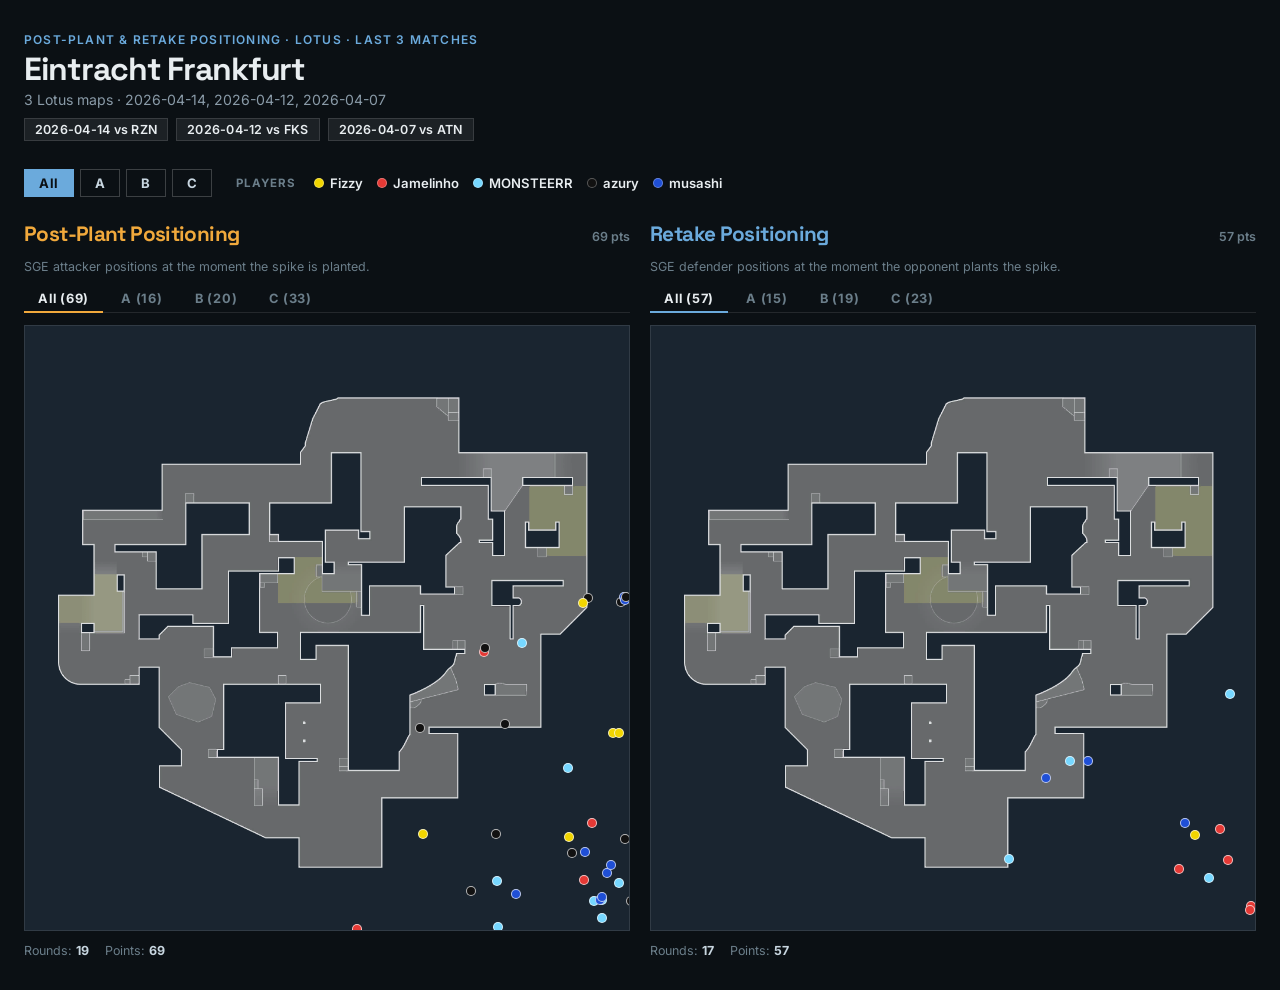
<file: lotus-postplant.html>
<!doctype html>
<html lang="en">
<head>
  <meta charset="UTF-8" />
  <meta name="viewport" content="width=device-width, initial-scale=1.0" />
  <title>SGE Lotus — Post-Plant & Retake Positioning</title>
  <link rel="preconnect" href="https://fonts.googleapis.com" />
  <link rel="preconnect" href="https://fonts.gstatic.com" crossorigin />
  <link href="https://fonts.googleapis.com/css2?family=Space+Grotesk:wght@500;700&family=Inter:wght@400;500;600;700&display=swap" rel="stylesheet" />
  <style>
    *, *::before, *::after { box-sizing: border-box; margin: 0; padding: 0; }

    body {
      font-family: "Inter", sans-serif;
      background: #0b1014;
      color: #e8edf0;
      min-height: 100vh;
      padding: 32px 24px;
    }

    .page-header {
      margin-bottom: 28px;
    }

    .eyebrow {
      font-size: 0.75rem;
      font-weight: 600;
      letter-spacing: 0.1em;
      text-transform: uppercase;
      color: #6baadc;
      margin-bottom: 6px;
    }

    h1 {
      font-family: "Space Grotesk", sans-serif;
      font-size: 2rem;
      font-weight: 700;
      letter-spacing: -0.04em;
      line-height: 1;
      margin-bottom: 6px;
    }

    .subtitle {
      font-size: 0.88rem;
      color: #8a9ba8;
    }

    .match-chips {
      display: flex;
      gap: 8px;
      margin-top: 10px;
      flex-wrap: wrap;
    }

    .match-chip {
      background: rgba(255,255,255,0.07);
      border: 1px solid rgba(255,255,255,0.12);
      padding: 3px 10px;
      font-size: 0.78rem;
      font-weight: 600;
      letter-spacing: 0.02em;
    }

    /* Controls */
    .controls {
      display: flex;
      align-items: center;
      gap: 24px;
      margin-bottom: 24px;
      flex-wrap: wrap;
    }

    .site-filter {
      display: flex;
      gap: 6px;
    }

    .site-btn {
      font: inherit;
      font-size: 0.82rem;
      font-weight: 700;
      letter-spacing: 0.04em;
      padding: 5px 14px;
      border: 1px solid rgba(255,255,255,0.2);
      background: transparent;
      color: #c8d6e0;
      cursor: pointer;
    }

    .site-btn.active {
      background: #6baadc;
      border-color: #6baadc;
      color: #0b1014;
    }

    .legend {
      display: flex;
      gap: 14px;
      flex-wrap: wrap;
      align-items: center;
    }

    .legend-label {
      font-size: 0.72rem;
      font-weight: 700;
      text-transform: uppercase;
      letter-spacing: 0.08em;
      color: #6b7e8a;
      margin-right: 4px;
    }

    .legend-item {
      display: flex;
      align-items: center;
      gap: 6px;
      font-size: 0.82rem;
      font-weight: 600;
    }

    .legend-dot {
      width: 10px;
      height: 10px;
      border-radius: 50%;
      border: 1px solid rgba(255,255,255,0.3);
      flex-shrink: 0;
    }

    /* Grid */
    .panels-grid {
      display: grid;
      grid-template-columns: 1fr 1fr;
      gap: 20px;
    }

    @media (max-width: 900px) {
      .panels-grid { grid-template-columns: 1fr; }
    }

    .panel-section {
      display: flex;
      flex-direction: column;
      gap: 12px;
    }

    .section-head {
      display: flex;
      align-items: baseline;
      justify-content: space-between;
      gap: 10px;
    }

    .section-title {
      font-family: "Space Grotesk", sans-serif;
      font-size: 1.3rem;
      font-weight: 700;
      letter-spacing: -0.03em;
    }

    .section-title.post-plant { color: #f1a93c; }
    .section-title.retake { color: #6baadc; }

    .section-count {
      font-size: 0.78rem;
      color: #6b7e8a;
      font-weight: 600;
    }

    .site-tabs {
      display: flex;
      gap: 4px;
      border-bottom: 1px solid rgba(255,255,255,0.1);
      padding-bottom: 0;
    }

    .site-tab {
      font: inherit;
      font-size: 0.8rem;
      font-weight: 700;
      letter-spacing: 0.06em;
      padding: 5px 14px;
      border: none;
      border-bottom: 2px solid transparent;
      background: transparent;
      color: #6b7e8a;
      cursor: pointer;
      margin-bottom: -1px;
    }

    .site-tab.active {
      color: #e8edf0;
      border-bottom-color: #6baadc;
    }

    .site-tab.active.post-plant { border-bottom-color: #f1a93c; }

    /* Map canvas */
    .map-canvas-wrap {
      position: relative;
      width: 100%;
      aspect-ratio: 1 / 1;
      background: #1a2530;
      border: 1px solid rgba(255,255,255,0.1);
      overflow: hidden;
    }

    .map-img {
      position: absolute;
      inset: 0;
      width: 100%;
      height: 100%;
      object-fit: contain;
      opacity: 0.85;
    }

    .dot-layer {
      position: absolute;
      inset: 0;
    }

    .dot {
      position: absolute;
      width: 10px;
      height: 10px;
      border-radius: 50%;
      border: 1.5px solid rgba(255,255,255,0.7);
      transform: translate(-50%, -50%);
      cursor: pointer;
      transition: transform 0.1s;
    }

    .dot:hover {
      transform: translate(-50%, -50%) scale(1.8);
      z-index: 10;
    }

    .map-empty {
      position: absolute;
      inset: 0;
      display: flex;
      align-items: center;
      justify-content: center;
      font-size: 0.85rem;
      color: #4a5e6a;
    }

    .stat-row {
      display: flex;
      gap: 16px;
      font-size: 0.78rem;
      color: #6b7e8a;
    }

    .stat-row strong {
      color: #c8d6e0;
    }

    .tooltip {
      position: fixed;
      background: rgba(10,16,22,0.97);
      border: 1px solid rgba(255,255,255,0.15);
      padding: 6px 10px;
      font-size: 0.76rem;
      line-height: 1.5;
      pointer-events: none;
      z-index: 100;
      max-width: 220px;
      display: none;
    }
  </style>
</head>
<body>

<div class="page-header">
  <p class="eyebrow">Post-Plant &amp; Retake Positioning · Lotus · Last 3 matches</p>
  <h1>Eintracht Frankfurt</h1>
  <p class="subtitle" id="subtitle">Loading...</p>
  <div class="match-chips" id="match-chips"></div>
</div>

<div class="controls">
  <div class="site-filter">
    <button class="site-btn active" data-site="All">All</button>
    <button class="site-btn" data-site="A">A</button>
    <button class="site-btn" data-site="B">B</button>
    <button class="site-btn" data-site="C">C</button>
  </div>
  <div class="legend">
    <span class="legend-label">Players</span>
    <div id="legend-items"></div>
  </div>
</div>

<div class="panels-grid">
  <div class="panel-section" id="postplant-panel">
    <div class="section-head">
      <h2 class="section-title post-plant">Post-Plant Positioning</h2>
      <span class="section-count" id="pp-count"></span>
    </div>
    <p style="font-size:0.78rem;color:#6b7e8a;">SGE attacker positions at the moment the spike is planted.</p>
    <div class="site-tabs" id="pp-tabs"></div>
    <div class="map-canvas-wrap" id="pp-map">
      <img class="map-img" src="./maps/Lotus.png" alt="Lotus" />
      <div class="dot-layer" id="pp-dots"></div>
    </div>
    <div class="stat-row" id="pp-stats"></div>
  </div>

  <div class="panel-section" id="retake-panel">
    <div class="section-head">
      <h2 class="section-title retake">Retake Positioning</h2>
      <span class="section-count" id="rt-count"></span>
    </div>
    <p style="font-size:0.78rem;color:#6b7e8a;">SGE defender positions at the moment the opponent plants the spike.</p>
    <div class="site-tabs" id="rt-tabs"></div>
    <div class="map-canvas-wrap" id="rt-map">
      <img class="map-img" src="./maps/Lotus.png" alt="Lotus" />
      <div class="dot-layer" id="rt-dots"></div>
    </div>
    <div class="stat-row" id="rt-stats"></div>
  </div>
</div>

<div class="tooltip" id="tooltip"></div>

<script>
const PLAYER_COLORS = {
  "SGE Jamelinho":  "#e53935",
  "SGE Fizzy":      "#f1d500",
  "SGE MONSTEERR":  "#76d7ff",
  "SGE azury":      "#111111",
  "SGE musashi":    "#1f4fd6",
  "SGE Ben1":       "#ff7f0e",
};

function getColor(player) {
  return PLAYER_COLORS[player] ?? "#aaaaaa";
}

function shortName(player) {
  return player.replace(/^SGE\s+/, "");
}

let data = null;
let activeSite = "All";
let ppActiveSite = "All";
let rtActiveSite = "All";

const tooltip = document.getElementById("tooltip");

function showTooltip(e, text) {
  tooltip.style.display = "block";
  tooltip.innerHTML = text;
  positionTooltip(e);
}

function positionTooltip(e) {
  let x = e.clientX + 14, y = e.clientY + 14;
  if (x + 230 > window.innerWidth) x = e.clientX - 230;
  tooltip.style.left = x + "px";
  tooltip.style.top = y + "px";
}

document.addEventListener("mousemove", (e) => {
  if (tooltip.style.display === "block") positionTooltip(e);
});
document.addEventListener("mouseleave", () => { tooltip.style.display = "none"; });

function getPoints(category, site) {
  if (!data) return [];
  const cat = data[category];
  if (site === "All") {
    return ["A", "B", "C"].flatMap(s => cat[s]?.points ?? []);
  }
  return cat[site]?.points ?? [];
}

function renderDots(containerId, points) {
  const container = document.getElementById(containerId);
  if (!points.length) {
    container.innerHTML = '<div class="map-empty">No data for this selection.</div>';
    return;
  }
  container.innerHTML = points.map((pt, i) => {
    const color = getColor(pt.player);
    return `<span class="dot"
      style="left:${pt.normX * 100}%;top:${pt.normY * 100}%;background:${color};"
      data-i="${i}"
      title="${shortName(pt.player)} | Site ${pt.site} | R${pt.roundNum} | ${pt.date} vs ${pt.opponent}"
    ></span>`;
  }).join("");

  container.querySelectorAll(".dot").forEach(dot => {
    dot.addEventListener("mouseenter", (e) => {
      const i = +dot.dataset.i;
      const pt = points[i];
      showTooltip(e,
        `<strong>${shortName(pt.player)}</strong><br>` +
        `Site ${pt.site} · Round ${pt.roundNum}<br>` +
        `${pt.date} vs ${pt.opponent}`
      );
    });
    dot.addEventListener("mouseleave", () => { tooltip.style.display = "none"; });
  });
}

function renderStats(containerId, points) {
  const el = document.getElementById(containerId);
  const rounds = new Set(points.map(pt => `${pt.matchId}|${pt.roundNum}`)).size;
  const byPlayer = {};
  points.forEach(pt => { byPlayer[shortName(pt.player)] = (byPlayer[shortName(pt.player)] ?? 0) + 1; });
  el.innerHTML = `<span>Rounds: <strong>${rounds}</strong></span><span>Points: <strong>${points.length}</strong></span>`;
}

function renderSiteTabs(containerId, category, activeLocal, setActive, cssClass) {
  const el = document.getElementById(containerId);
  el.innerHTML = ["All","A","B","C"].map(s => {
    const count = s === "All"
      ? ["A","B","C"].reduce((n, x) => n + (data[category][x]?.count ?? 0), 0)
      : (data[category][s]?.count ?? 0);
    return `<button class="site-tab ${s === activeLocal ? "active " + cssClass : ""}" data-cat="${category}" data-site="${s}">${s} (${count})</button>`;
  }).join("");
  el.querySelectorAll(".site-tab").forEach(btn => {
    btn.addEventListener("click", () => {
      setActive(btn.dataset.site);
      renderAll();
    });
  });
}

function renderLegend(players) {
  const el = document.getElementById("legend-items");
  el.style.display = "flex";
  el.style.gap = "14px";
  el.style.flexWrap = "wrap";
  el.innerHTML = players.map(p =>
    `<span class="legend-item">
      <span class="legend-dot" style="background:${getColor(p)};"></span>
      <span>${shortName(p)}</span>
    </span>`
  ).join("");
}

function renderAll() {
  const ppPoints = getPoints("postPlant", ppActiveSite);
  const rtPoints = getPoints("retake", rtActiveSite);

  renderDots("pp-dots", ppPoints);
  renderDots("rt-dots", rtPoints);
  renderStats("pp-stats", ppPoints);
  renderStats("rt-stats", rtPoints);

  document.getElementById("pp-count").textContent = `${ppPoints.length} pts`;
  document.getElementById("rt-count").textContent = `${rtPoints.length} pts`;

  renderSiteTabs("pp-tabs", "postPlant", ppActiveSite, (s) => { ppActiveSite = s; }, "post-plant");
  renderSiteTabs("rt-tabs", "retake", rtActiveSite, (s) => { rtActiveSite = s; }, "");
}

fetch("./data/sge_lotus_postplant_retake.json")
  .then(r => r.json())
  .then(d => {
    data = d;

    document.getElementById("subtitle").textContent =
      `${d.sampleSize} Lotus maps · ${d.matches.map(m => m.date).join(", ")}`;

    document.getElementById("match-chips").innerHTML = d.matches.map(m =>
      `<span class="match-chip">${m.date} vs ${m.opponent}</span>`
    ).join("");

    const allPlayers = [...new Set([
      ...Object.values(d.postPlant).flatMap(s => s.points.map(p => p.player)),
      ...Object.values(d.retake).flatMap(s => s.points.map(p => p.player)),
    ])].sort();
    renderLegend(allPlayers);

    renderAll();
  });
</script>
</body>
</html>
</file>
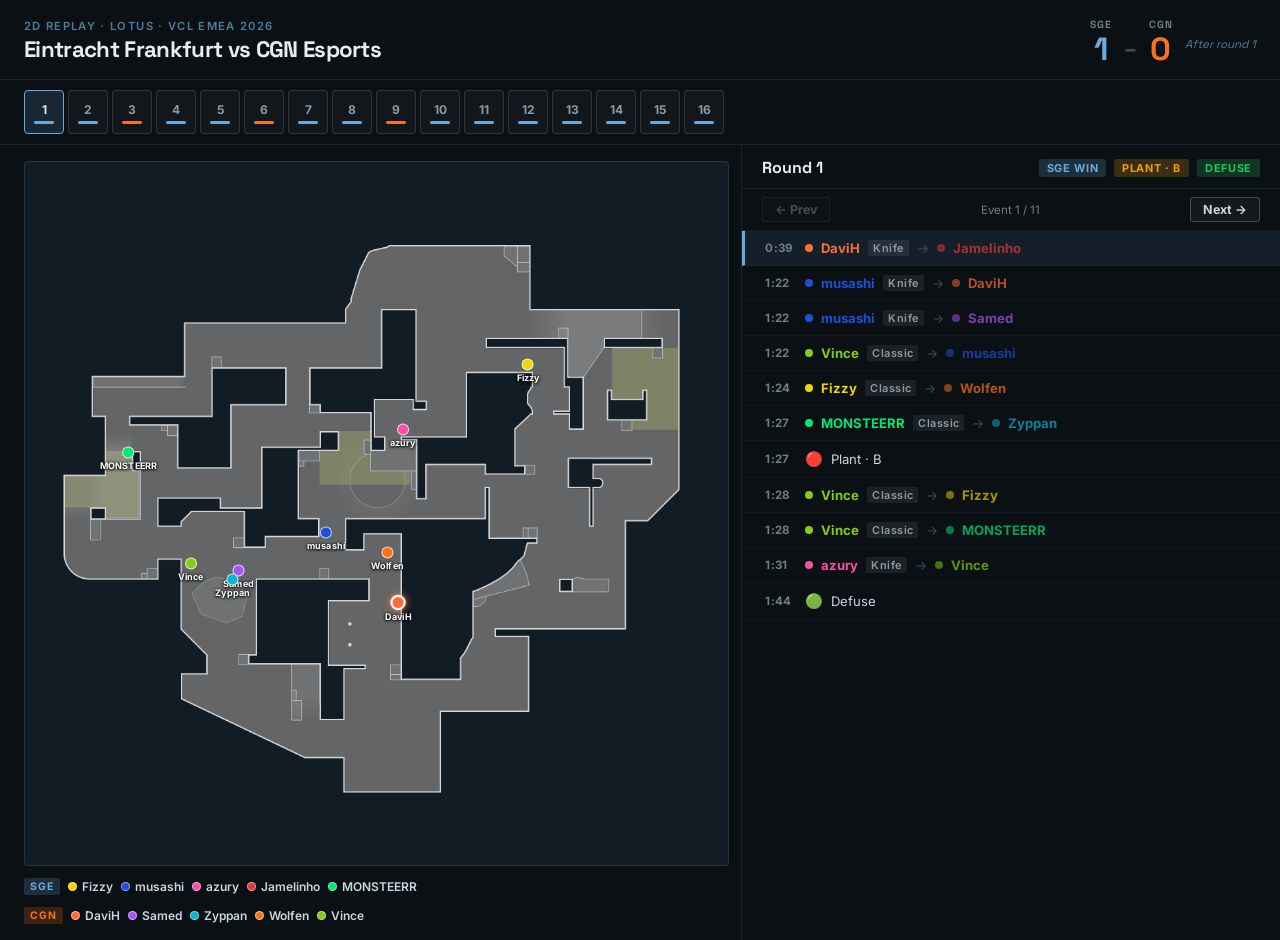
<file: lotus-replay.html>
<!doctype html>
<html lang="en">
<head>
  <meta charset="UTF-8" />
  <meta name="viewport" content="width=device-width, initial-scale=1.0" />
  <title>Lotus Replay — SGE vs CGN · 2026-04-19</title>
  <link rel="preconnect" href="https://fonts.googleapis.com" />
  <link rel="preconnect" href="https://fonts.gstatic.com" crossorigin />
  <link href="https://fonts.googleapis.com/css2?family=Space+Grotesk:wght@500;700&family=Inter:wght@400;500;600;700&display=swap" rel="stylesheet" />
  <style>
    *, *::before, *::after { box-sizing: border-box; margin: 0; padding: 0; }

    body {
      font-family: "Inter", sans-serif;
      background: #0b1014;
      color: #e8edf0;
      min-height: 100vh;
      display: flex;
      flex-direction: column;
    }

    /* ── Header ─────────────────────────────── */
    .page-header {
      display: flex;
      align-items: center;
      justify-content: space-between;
      flex-wrap: wrap;
      gap: 12px;
      padding: 18px 24px 14px;
      border-bottom: 1px solid rgba(255,255,255,0.08);
    }

    .header-left { display: flex; flex-direction: column; gap: 2px; }

    .eyebrow {
      font-size: 0.7rem;
      font-weight: 600;
      letter-spacing: 0.12em;
      text-transform: uppercase;
      color: #4e7e9b;
    }

    .match-title {
      font-family: "Space Grotesk", sans-serif;
      font-size: 1.4rem;
      font-weight: 700;
      letter-spacing: -0.03em;
    }

    .score-block {
      display: flex;
      align-items: center;
      gap: 12px;
      font-family: "Space Grotesk", sans-serif;
    }

    .score-team {
      display: flex;
      flex-direction: column;
      align-items: center;
      gap: 2px;
    }

    .score-tag {
      font-size: 0.65rem;
      font-weight: 700;
      letter-spacing: 0.1em;
      text-transform: uppercase;
      color: #6b7e8a;
    }

    .score-num {
      font-size: 2rem;
      font-weight: 700;
      line-height: 1;
    }

    .score-sge { color: #6baadc; }
    .score-cgn { color: #f97316; }

    .score-sep {
      font-size: 1.4rem;
      font-weight: 700;
      color: #3a4e5c;
      margin-top: 14px;
    }

    .score-context {
      font-size: 0.72rem;
      color: #4e7e9b;
      font-style: italic;
      margin-top: 4px;
    }

    /* ── Round bar ───────────────────────────── */
    .round-bar {
      display: flex;
      gap: 4px;
      padding: 10px 24px;
      overflow-x: auto;
      border-bottom: 1px solid rgba(255,255,255,0.08);
      scrollbar-width: thin;
      scrollbar-color: rgba(255,255,255,0.1) transparent;
    }

    .round-btn {
      flex-shrink: 0;
      width: 40px;
      height: 44px;
      border: 1px solid rgba(255,255,255,0.12);
      background: rgba(255,255,255,0.03);
      color: #8a9ba8;
      font: inherit;
      font-size: 0.75rem;
      font-weight: 700;
      cursor: pointer;
      border-radius: 4px;
      display: flex;
      flex-direction: column;
      align-items: center;
      justify-content: center;
      gap: 4px;
      padding-top: 2px;
      transition: background 0.1s, border-color 0.1s;
      position: relative;
    }

    .round-btn::after {
      content: "";
      display: block;
      width: 20px;
      height: 3px;
      border-radius: 2px;
      background: var(--winner-color, #3a4e5c);
    }

    .round-btn:hover {
      background: rgba(255,255,255,0.07);
      border-color: rgba(255,255,255,0.25);
    }

    .round-btn.active {
      background: rgba(107,170,220,0.15);
      border-color: #6baadc;
      color: #e8edf0;
    }

    /* ── Main layout ─────────────────────────── */
    .main-layout {
      display: flex;
      flex: 1;
      min-height: 0;
      overflow: hidden;
    }

    /* ── Map column ──────────────────────────── */
    .map-col {
      flex: 0 0 58%;
      display: flex;
      flex-direction: column;
      padding: 16px 12px 16px 24px;
      gap: 12px;
      border-right: 1px solid rgba(255,255,255,0.08);
      min-height: 0;
    }

    .map-wrap {
      position: relative;
      width: 100%;
      aspect-ratio: 1 / 1;
      background: #111c24;
      border: 1px solid rgba(255,255,255,0.1);
      border-radius: 4px;
      overflow: hidden;
    }

    .map-img {
      position: absolute;
      inset: 0;
      width: 100%;
      height: 100%;
      object-fit: cover;
      opacity: 0.82;
    }

    .dot-layer {
      position: absolute;
      inset: 0;
    }

    /* Player dots */
    .pdot {
      position: absolute;
      transform: translate(-50%, -50%);
      display: flex;
      flex-direction: column;
      align-items: center;
      pointer-events: none;
      z-index: 2;
    }

    .pdot-circle {
      width: 12px;
      height: 12px;
      border-radius: 50%;
      background: var(--pc);
      border: 1.5px solid rgba(255,255,255,0.75);
      flex-shrink: 0;
    }

    .pdot.is-killer .pdot-circle {
      width: 15px;
      height: 15px;
      border-width: 2px;
      border-color: #fff;
      box-shadow: 0 0 8px var(--pc), 0 0 2px #fff;
    }

    .pdot.is-victim .pdot-circle {
      opacity: 0.4;
      border-color: #ef4444;
      border-style: dashed;
    }

    .pdot-label {
      font-size: 9px;
      font-weight: 700;
      color: #fff;
      text-shadow: 0 0 3px #000, 0 1px 3px #000;
      white-space: nowrap;
      margin-top: 2px;
      letter-spacing: 0.02em;
      line-height: 1;
    }

    /* Kill line */
    .kill-line {
      position: absolute;
      top: 0; left: 0;
      pointer-events: none;
      overflow: visible;
      z-index: 1;
    }

    /* Plant / defuse marker */
    .event-marker {
      position: absolute;
      transform: translate(-50%, -50%);
      z-index: 3;
      pointer-events: none;
    }

    .event-marker-plant {
      width: 14px;
      height: 14px;
      border-radius: 2px;
      background: #f59e0b;
      box-shadow: 0 0 8px #f59e0b;
      border: 1.5px solid #fff;
    }

    /* Legend */
    .legend {
      display: flex;
      gap: 12px;
      flex-wrap: wrap;
      align-items: center;
    }

    .legend-section {
      display: flex;
      gap: 8px;
      align-items: center;
      flex-wrap: wrap;
    }

    .legend-team-label {
      font-size: 0.65rem;
      font-weight: 700;
      letter-spacing: 0.1em;
      text-transform: uppercase;
      padding: 2px 6px;
      border-radius: 2px;
      flex-shrink: 0;
    }

    .legend-team-sge { background: rgba(107,170,220,0.2); color: #6baadc; }
    .legend-team-cgn { background: rgba(249,115,22,0.2); color: #f97316; }

    .legend-player {
      display: flex;
      align-items: center;
      gap: 5px;
      font-size: 0.75rem;
      font-weight: 600;
      color: #c8d6e0;
    }

    .legend-dot {
      width: 9px;
      height: 9px;
      border-radius: 50%;
      border: 1.5px solid rgba(255,255,255,0.5);
      flex-shrink: 0;
    }

    /* ── Events column ───────────────────────── */
    .events-col {
      flex: 1;
      display: flex;
      flex-direction: column;
      min-height: 0;
      overflow: hidden;
    }

    .round-info-bar {
      padding: 12px 20px 10px;
      border-bottom: 1px solid rgba(255,255,255,0.08);
      display: flex;
      align-items: center;
      justify-content: space-between;
      flex-wrap: wrap;
      gap: 8px;
    }

    .round-label {
      font-family: "Space Grotesk", sans-serif;
      font-size: 1rem;
      font-weight: 700;
    }

    .round-meta {
      display: flex;
      gap: 8px;
      align-items: center;
      font-size: 0.75rem;
    }

    .round-badge {
      padding: 2px 8px;
      border-radius: 3px;
      font-size: 0.68rem;
      font-weight: 700;
      letter-spacing: 0.06em;
      text-transform: uppercase;
    }

    .badge-win-sge { background: rgba(107,170,220,0.2); color: #6baadc; }
    .badge-win-cgn { background: rgba(249,115,22,0.2); color: #f97316; }
    .badge-plant   { background: rgba(245,158,11,0.2); color: #f59e0b; }
    .badge-defuse  { background: rgba(34,197,94,0.2);  color: #22c55e; }

    /* Event nav */
    .event-nav {
      display: flex;
      align-items: center;
      gap: 10px;
      padding: 8px 20px;
      border-bottom: 1px solid rgba(255,255,255,0.06);
    }

    .nav-btn {
      font: inherit;
      font-size: 0.78rem;
      font-weight: 700;
      padding: 4px 12px;
      border: 1px solid rgba(255,255,255,0.2);
      background: rgba(255,255,255,0.04);
      color: #c8d6e0;
      cursor: pointer;
      border-radius: 3px;
      transition: background 0.1s;
    }

    .nav-btn:hover { background: rgba(255,255,255,0.1); }
    .nav-btn:disabled { opacity: 0.3; cursor: default; }

    .nav-label {
      font-size: 0.72rem;
      color: #6b7e8a;
      flex: 1;
      text-align: center;
    }

    /* Event list */
    .event-list {
      flex: 1;
      overflow-y: auto;
      scrollbar-width: thin;
      scrollbar-color: rgba(255,255,255,0.1) transparent;
    }

    .event-item {
      display: flex;
      align-items: center;
      gap: 8px;
      padding: 9px 20px;
      cursor: pointer;
      border-bottom: 1px solid rgba(255,255,255,0.04);
      border-left: 3px solid transparent;
      transition: background 0.08s;
      font-size: 0.82rem;
    }

    .event-item:hover { background: rgba(255,255,255,0.04); }
    .event-item.active {
      background: rgba(107,170,220,0.1);
      border-left-color: #6baadc;
    }
    .event-item.active.ev-plant  { border-left-color: #f59e0b; background: rgba(245,158,11,0.08); }
    .event-item.active.ev-defuse { border-left-color: #22c55e; background: rgba(34,197,94,0.08); }

    .ev-time {
      font-size: 0.72rem;
      font-weight: 700;
      color: #6b7e8a;
      min-width: 32px;
      flex-shrink: 0;
      letter-spacing: 0.02em;
    }

    .ev-dot {
      width: 8px;
      height: 8px;
      border-radius: 50%;
      flex-shrink: 0;
    }

    .ev-player {
      font-weight: 700;
    }

    .ev-weapon {
      font-size: 0.68rem;
      font-weight: 600;
      letter-spacing: 0.04em;
      padding: 1px 5px;
      border-radius: 2px;
      background: rgba(255,255,255,0.07);
      color: #8a9ba8;
      flex-shrink: 0;
    }

    .ev-arrow {
      color: #3a4e5c;
      flex-shrink: 0;
      font-size: 0.8rem;
    }

    .ev-icon {
      font-size: 0.9rem;
      flex-shrink: 0;
    }

    .ev-label { color: #c8d6e0; }

    /* No-positions note */
    .no-positions {
      position: absolute;
      inset: 0;
      display: flex;
      align-items: center;
      justify-content: center;
      font-size: 0.8rem;
      color: #4a5e6a;
    }

    @media (max-width: 800px) {
      .main-layout { flex-direction: column; }
      .map-col { flex: none; border-right: none; border-bottom: 1px solid rgba(255,255,255,0.08); }
      .events-col { flex: none; height: 340px; }
    }
  </style>
</head>
<body>

<!-- Header -->
<div class="page-header">
  <div class="header-left">
    <p class="eyebrow">2D Replay · Lotus · VCL EMEA 2026</p>
    <h1 class="match-title">Eintracht Frankfurt vs CGN Esports</h1>
  </div>
  <div class="score-block">
    <div class="score-team">
      <span class="score-tag">SGE</span>
      <span class="score-num score-sge" id="score-sge">0</span>
    </div>
    <span class="score-sep">–</span>
    <div class="score-team">
      <span class="score-tag">CGN</span>
      <span class="score-num score-cgn" id="score-cgn">0</span>
    </div>
    <div class="score-context" id="score-context"></div>
  </div>
</div>

<!-- Round selector -->
<div class="round-bar" id="round-bar"></div>

<!-- Main content -->
<div class="main-layout">

  <!-- Left: Map -->
  <div class="map-col">
    <div class="map-wrap" id="map-wrap">
      <img class="map-img" src="./maps/Lotus.png" alt="Lotus" />
      <div class="dot-layer" id="dot-layer"></div>
    </div>
    <div class="legend" id="legend"></div>
  </div>

  <!-- Right: Events -->
  <div class="events-col">
    <div class="round-info-bar" id="round-info-bar">
      <span class="round-label" id="round-label">Round 1</span>
      <div class="round-meta" id="round-meta"></div>
    </div>
    <div class="event-nav">
      <button class="nav-btn" id="prev-btn">← Prev</button>
      <span class="nav-label" id="nav-label">0 / 0</span>
      <button class="nav-btn" id="next-btn">Next →</button>
    </div>
    <div class="event-list" id="event-list"></div>
  </div>

</div>

<script src="./lotus-replay-data.js"></script>
<script>
const d = lotusReplayData;

// Build puuid→player map
const puuidToPlayer = {};
d.players.forEach(p => { puuidToPlayer[p.puuid] = p; });

const SGE_LABEL = d.teams.Blue.name; // "SGE"
const CGN_LABEL = d.teams.Red.name;  // "CGN"

// State
let activeRound = 0;  // index into d.rounds
let activeEvent = 0;  // index into d.rounds[activeRound].events

// ── Score computation ─────────────────────────────────────────────────────────
function scoreAtRound(upToIdx) {
  let sge = 0, cgn = 0;
  for (let i = 0; i <= upToIdx && i < d.rounds.length; i++) {
    if (d.rounds[i].winnerTeam === "SGE") sge++;
    else cgn++;
  }
  return { sge, cgn };
}

// ── Round bar ─────────────────────────────────────────────────────────────────
function buildRoundBar() {
  const bar = document.getElementById("round-bar");
  bar.innerHTML = d.rounds.map((r, i) => {
    const winColor = r.winnerTeam === "SGE" ? "#6baadc" : "#f97316";
    return `<button class="round-btn" data-idx="${i}" style="--winner-color:${winColor}" aria-label="Round ${r.roundNum}">${r.roundNum}</button>`;
  }).join("");
  bar.querySelectorAll(".round-btn").forEach(btn => {
    btn.addEventListener("click", () => selectRound(+btn.dataset.idx));
  });
}

function updateRoundBar() {
  document.querySelectorAll(".round-btn").forEach(btn => {
    btn.classList.toggle("active", +btn.dataset.idx === activeRound);
  });
  // Scroll active button into view
  const activeBtn = document.querySelector(`.round-btn[data-idx="${activeRound}"]`);
  activeBtn?.scrollIntoView({ block: "nearest", inline: "center" });
}

// ── Score display ─────────────────────────────────────────────────────────────
function updateScore() {
  const { sge, cgn } = scoreAtRound(activeRound);
  document.getElementById("score-sge").textContent = sge;
  document.getElementById("score-cgn").textContent = cgn;
  const isFinal = activeRound === d.rounds.length - 1;
  document.getElementById("score-context").textContent = isFinal
    ? `Final score`
    : `After round ${d.rounds[activeRound].roundNum}`;
}

// ── Round info bar ────────────────────────────────────────────────────────────
function updateRoundInfo() {
  const r = d.rounds[activeRound];
  document.getElementById("round-label").textContent = `Round ${r.roundNum}`;
  const meta = document.getElementById("round-meta");
  const winClass = r.winnerTeam === "SGE" ? "badge-win-sge" : "badge-win-cgn";
  let badges = `<span class="round-badge ${winClass}">${r.winnerTeam} win</span>`;
  if (r.planted)  badges += `<span class="round-badge badge-plant">Plant${r.site ? " · " + r.site : ""}</span>`;
  if (r.defused)  badges += `<span class="round-badge badge-defuse">Defuse</span>`;
  meta.innerHTML = badges;
}

// ── Event list ────────────────────────────────────────────────────────────────
function buildEventList() {
  const r = d.rounds[activeRound];
  const list = document.getElementById("event-list");

  list.innerHTML = r.events.map((ev, i) => {
    let inner = `<span class="ev-time">${ev.time}</span>`;
    if (ev.type === "kill") {
      const killer = puuidToPlayer[ev.killer];
      const victim = puuidToPlayer[ev.victim];
      const kColor = killer?.color ?? "#888";
      const vColor = victim?.color ?? "#888";
      inner += `<span class="ev-dot" style="background:${kColor}"></span>
        <span class="ev-player" style="color:${kColor}">${killer?.short ?? "?"}</span>
        <span class="ev-weapon">${ev.weapon}</span>
        <span class="ev-arrow">→</span>
        <span class="ev-dot" style="background:${vColor}; opacity:0.5"></span>
        <span class="ev-player" style="color:${vColor}; opacity:0.7">${victim?.short ?? "?"}</span>`;
    } else if (ev.type === "plant") {
      inner += `<span class="ev-icon">🔴</span><span class="ev-label">Plant · ${ev.site}</span>`;
    } else if (ev.type === "defuse") {
      inner += `<span class="ev-icon">🟢</span><span class="ev-label">Defuse</span>`;
    }

    const evClass = ev.type === "plant" ? "ev-plant" : ev.type === "defuse" ? "ev-defuse" : "";
    return `<div class="event-item ${evClass}" data-idx="${i}" role="button" tabindex="0">${inner}</div>`;
  }).join("");

  list.querySelectorAll(".event-item").forEach(item => {
    item.addEventListener("click", () => selectEvent(+item.dataset.idx));
    item.addEventListener("keydown", e => { if (e.key === "Enter") selectEvent(+item.dataset.idx); });
  });
}

function updateEventHighlight() {
  const list = document.getElementById("event-list");
  list.querySelectorAll(".event-item").forEach(item => {
    item.classList.toggle("active", +item.dataset.idx === activeEvent);
  });
  const activeItem = list.querySelector(`.event-item[data-idx="${activeEvent}"]`);
  activeItem?.scrollIntoView({ block: "nearest" });
}

// ── Nav buttons ───────────────────────────────────────────────────────────────
function updateNav() {
  const r = d.rounds[activeRound];
  document.getElementById("prev-btn").disabled = activeEvent === 0;
  document.getElementById("next-btn").disabled = activeEvent === r.events.length - 1;
  document.getElementById("nav-label").textContent = `Event ${activeEvent + 1} / ${r.events.length}`;
}

document.getElementById("prev-btn").addEventListener("click", () => {
  if (activeEvent > 0) { activeEvent--; onEventChange(); }
});
document.getElementById("next-btn").addEventListener("click", () => {
  const r = d.rounds[activeRound];
  if (activeEvent < r.events.length - 1) { activeEvent++; onEventChange(); }
});

// Keyboard navigation
document.addEventListener("keydown", e => {
  if (e.key === "ArrowLeft" || e.key === "ArrowUp") {
    if (activeEvent > 0) { activeEvent--; onEventChange(); }
  } else if (e.key === "ArrowRight" || e.key === "ArrowDown") {
    const r = d.rounds[activeRound];
    if (activeEvent < r.events.length - 1) { activeEvent++; onEventChange(); }
  }
});

// ── Map rendering ─────────────────────────────────────────────────────────────
function renderMap() {
  const layer = document.getElementById("dot-layer");
  const r = d.rounds[activeRound];
  const ev = r.events[activeEvent];
  const positions = ev?.positions ?? [];

  if (!positions.length) {
    layer.innerHTML = `<div class="no-positions">No position data for this event</div>`;
    return;
  }

  // SVG kill line (killer → victim on kill events)
  let killLineSvg = "";
  if (ev.type === "kill") {
    const killerPos = positions.find(p => p.puuid === ev.killer);
    const victimPos = positions.find(p => p.puuid === ev.victim);
    if (killerPos && victimPos) {
      killLineSvg = `<svg class="kill-line" width="100%" height="100%" viewBox="0 0 100 100" preserveAspectRatio="none">
        <line x1="${killerPos.x}" y1="${killerPos.y}" x2="${victimPos.x}" y2="${victimPos.y}"
          stroke="rgba(255,255,255,0.2)" stroke-width="0.5" stroke-dasharray="1,1.5"/>
      </svg>`;
    }
  }

  // Plant marker
  let plantMarker = "";
  if (ev.type === "plant" && positions.length) {
    // Show a square in the center-ish of clustered plant positions
    const cx = positions.reduce((s, p) => s + p.x, 0) / positions.length;
    const cy = positions.reduce((s, p) => s + p.y, 0) / positions.length;
    plantMarker = `<div class="event-marker" style="left:${cx}%;top:${cy}%">
      <div class="event-marker-plant"></div>
    </div>`;
  }

  const dots = positions.map(pos => {
    const player = puuidToPlayer[pos.puuid];
    if (!player) return "";
    const isKiller = ev.type === "kill" && pos.puuid === ev.killer;
    const isVictim = ev.type === "kill" && pos.puuid === ev.victim;
    return `<div class="pdot ${isKiller ? "is-killer" : ""} ${isVictim ? "is-victim" : ""}"
      style="left:${pos.x}%;top:${pos.y}%;--pc:${player.color}">
      <div class="pdot-circle"></div>
      <div class="pdot-label">${player.short}</div>
    </div>`;
  }).join("");

  layer.innerHTML = killLineSvg + plantMarker + dots;
}

// ── Legend ────────────────────────────────────────────────────────────────────
function buildLegend() {
  const el = document.getElementById("legend");
  const sge = d.players.filter(p => p.team === "Blue");
  const cgn = d.players.filter(p => p.team === "Red");

  function section(players, cls, label) {
    const items = players.map(p =>
      `<span class="legend-player">
        <span class="legend-dot" style="background:${p.color}"></span>${p.short}
      </span>`
    ).join("");
    return `<div class="legend-section">
      <span class="legend-team-label ${cls}">${label}</span>${items}
    </div>`;
  }

  el.innerHTML = section(sge, "legend-team-sge", "SGE") + section(cgn, "legend-team-cgn", "CGN");
}

// ── Select helpers ────────────────────────────────────────────────────────────
function selectRound(idx) {
  activeRound = idx;
  activeEvent = 0;
  updateRoundBar();
  updateScore();
  updateRoundInfo();
  buildEventList();
  updateEventHighlight();
  updateNav();
  renderMap();
}

function selectEvent(idx) {
  activeEvent = idx;
  onEventChange();
}

function onEventChange() {
  updateEventHighlight();
  updateNav();
  renderMap();
}

// ── Init ──────────────────────────────────────────────────────────────────────
buildLegend();
buildRoundBar();
selectRound(0);
</script>
</body>
</html>
</file>
